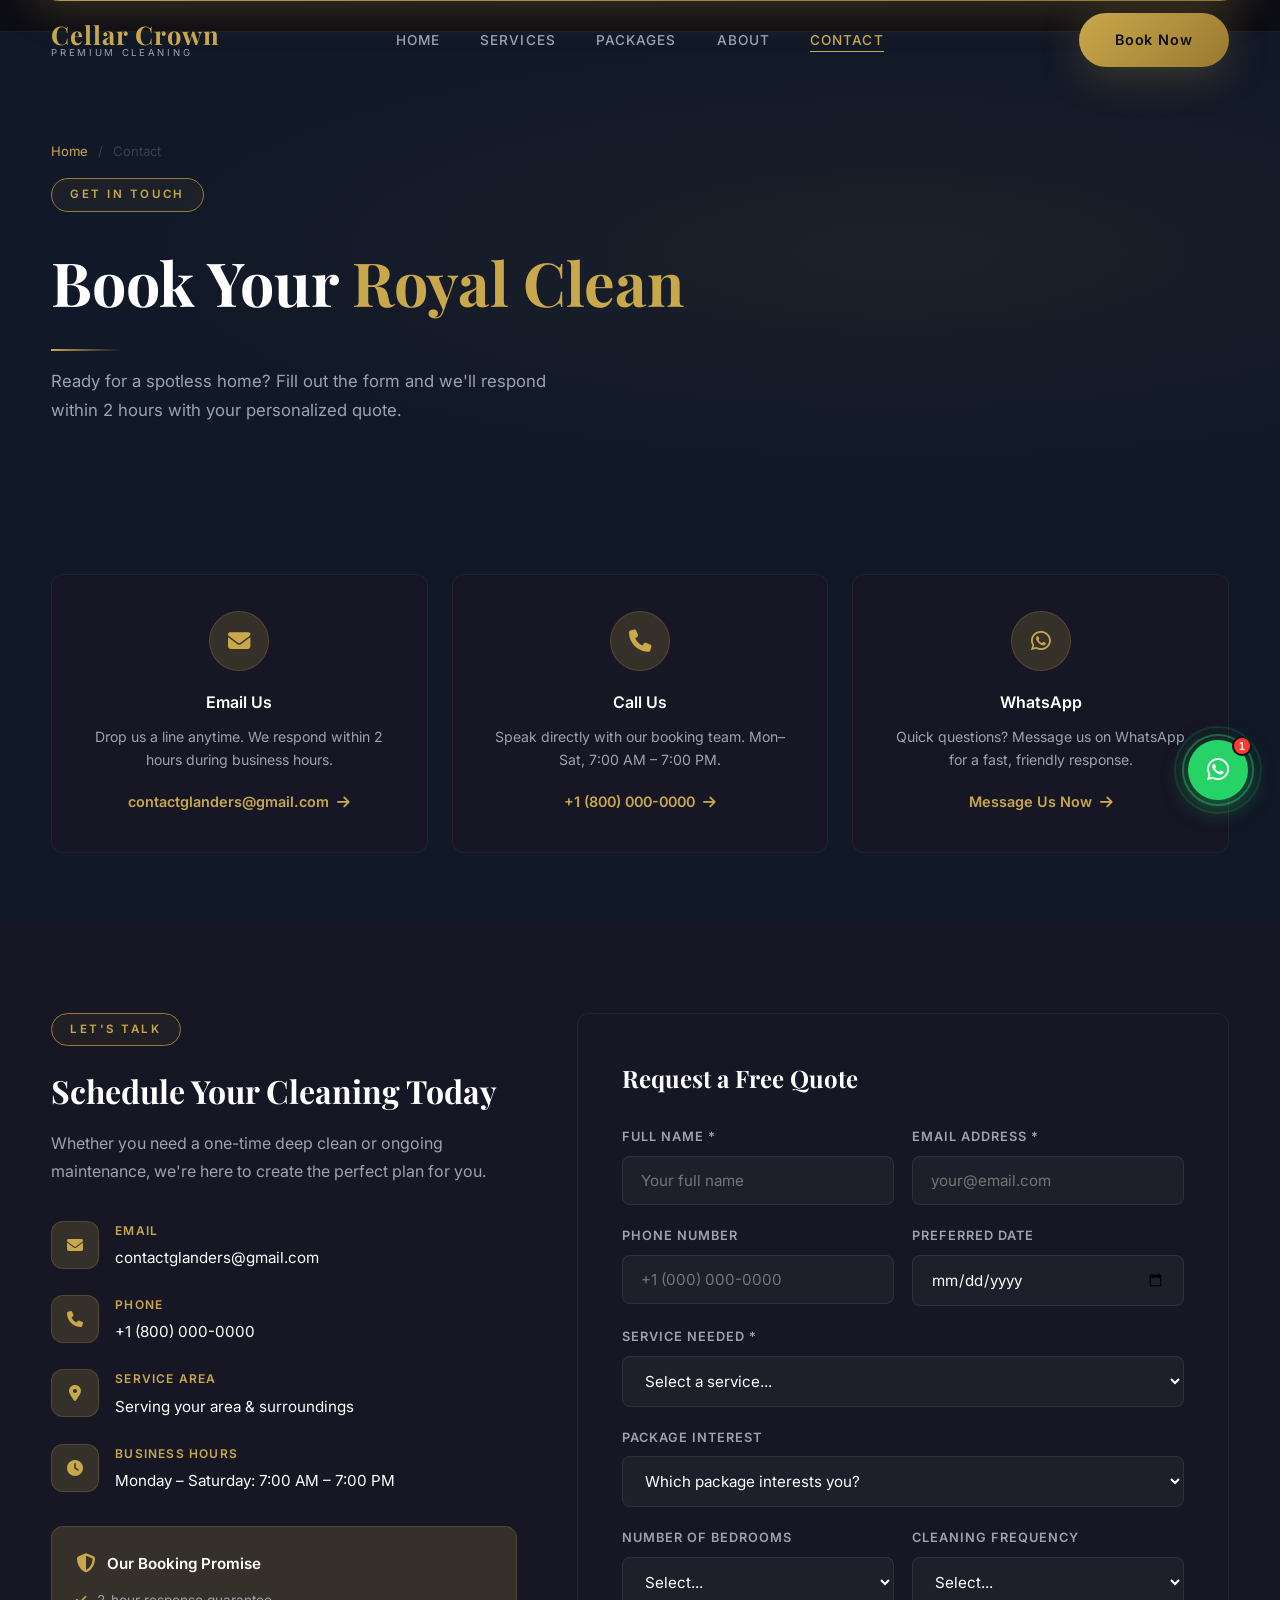
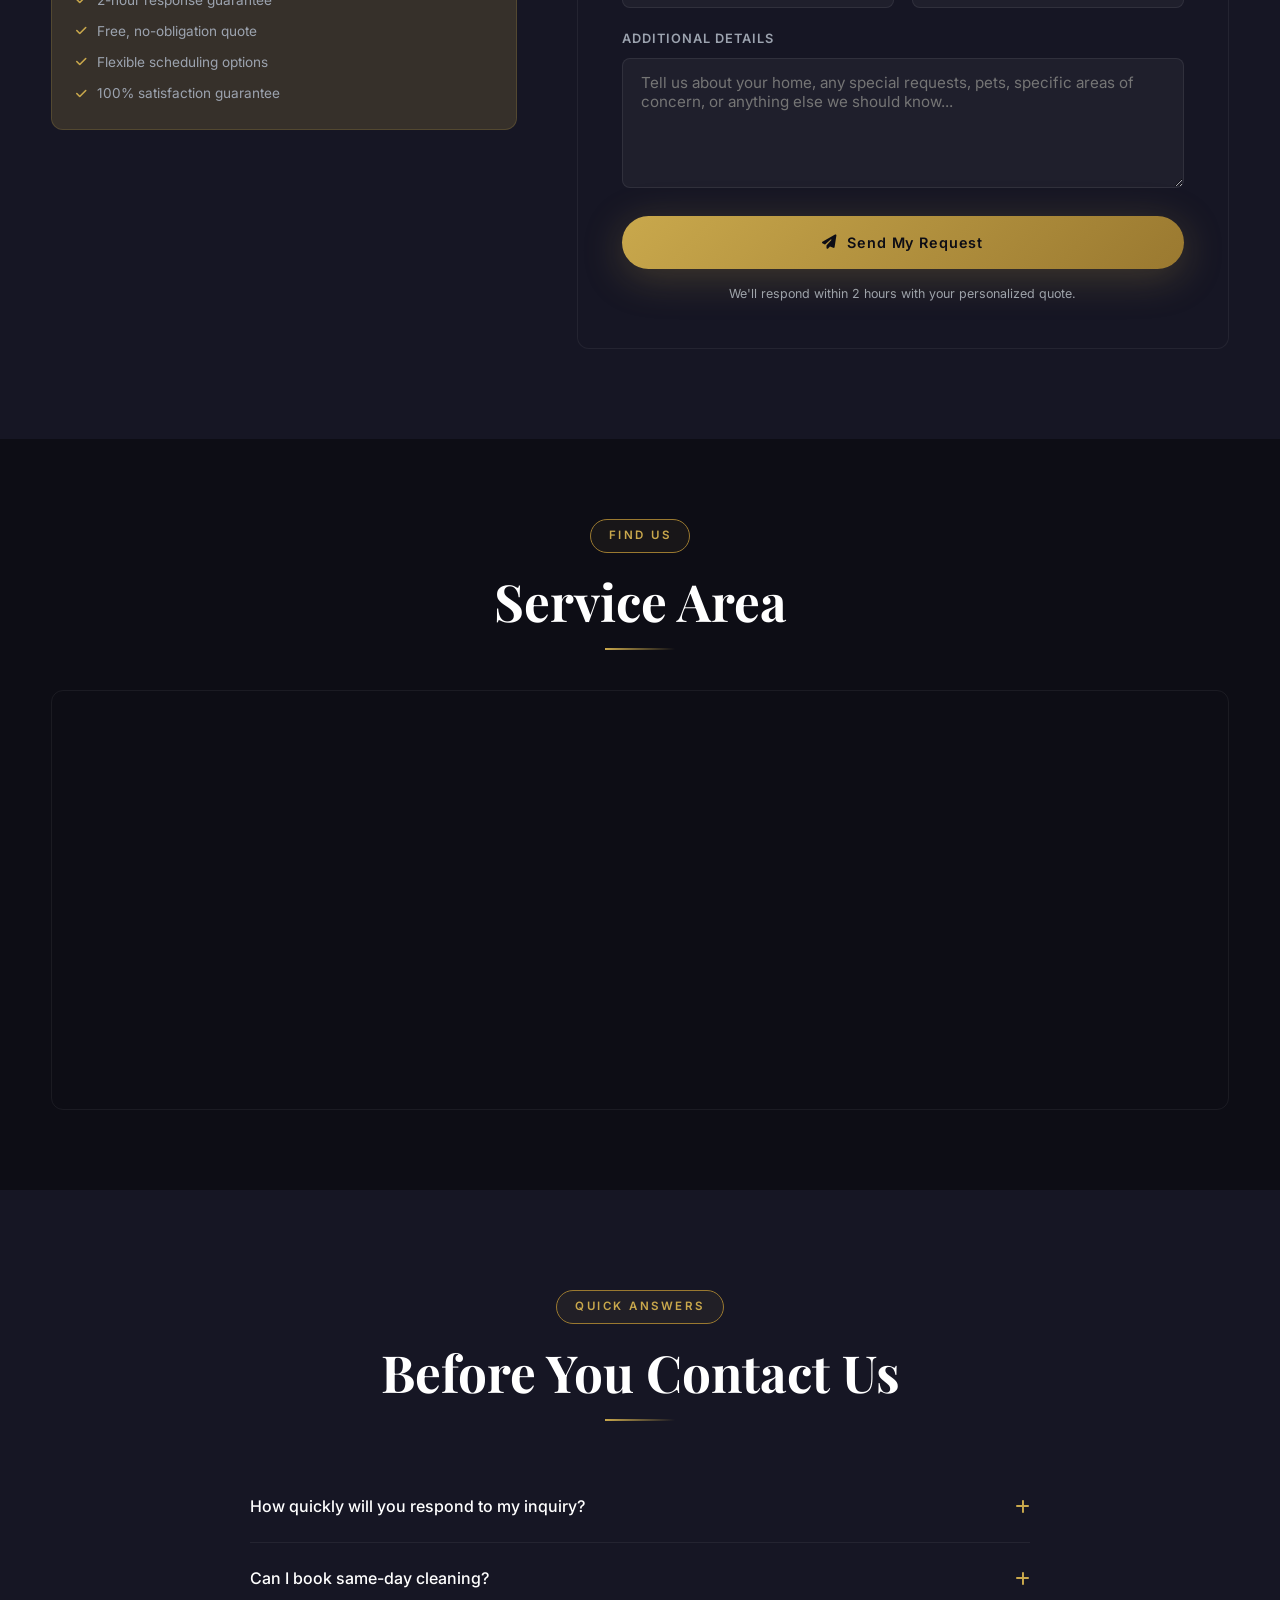
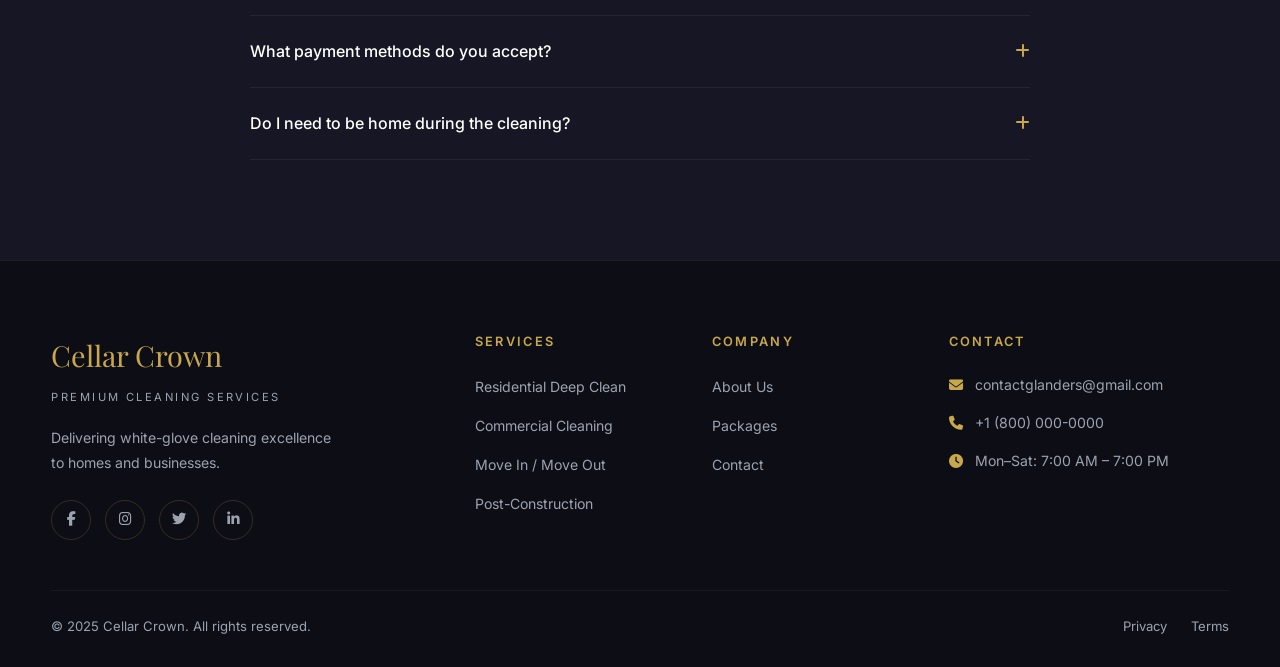
<file: contact.html>
<!DOCTYPE html>
<html lang="en">
<head>
  <meta charset="UTF-8" />
  <meta name="viewport" content="width=device-width, initial-scale=1.0" />
  <meta name="description" content="Contact Cellar Crown — Book a professional cleaning, get a free quote, or ask any questions. We respond within 2 hours. Email: contactglanders@gmail.com" />
  <meta name="keywords" content="contact cleaning service, book cleaning, get cleaning quote, schedule house cleaning" />
  <title>Contact & Book | Cellar Crown Premium Cleaning</title>
  <link rel="icon" type="image/svg+xml" href="data:image/svg+xml,<svg xmlns='http://www.w3.org/2000/svg' viewBox='0 0 100 100'><text y='.9em' font-size='90'>👑</text></svg>" />
  <link href="https://fonts.googleapis.com/css2?family=Playfair+Display:wght@400;500;600;700;800&family=Inter:wght@300;400;500;600&family=Cormorant+Garamond:wght@300;400;600&display=swap" rel="stylesheet" />
  <link rel="stylesheet" href="https://cdnjs.cloudflare.com/ajax/libs/font-awesome/6.5.0/css/all.min.css" />
  <link rel="stylesheet" href="css/style.css" />
  <style>
    .contact-section { background: var(--surface); padding: 90px 0; }
    .map-section {
      background: var(--primary);
      padding: 80px 0;
    }
    .map-wrap {
      border-radius: var(--radius);
      overflow: hidden;
      border: 1px solid rgba(255,255,255,0.06);
      height: 420px;
    }
    .map-wrap iframe {
      width: 100%;
      height: 100%;
      border: none;
      filter: invert(0.9) hue-rotate(180deg);
    }
    .quick-contact {
      background: var(--secondary);
      padding: 70px 0;
    }
    .quick-contact__grid {
      display: grid;
      grid-template-columns: repeat(3, 1fr);
      gap: 24px;
    }
    .qc-card {
      background: var(--surface);
      border: 1px solid rgba(255,255,255,0.05);
      border-radius: var(--radius);
      padding: 36px;
      text-align: center;
      transition: all 0.4s var(--ease);
    }
    .qc-card:hover {
      border-color: rgba(201,168,76,0.25);
      transform: translateY(-6px);
    }
    .qc-card__icon {
      width: 60px; height: 60px;
      background: var(--gold-glow);
      border: 1px solid rgba(201,168,76,0.2);
      border-radius: 50%;
      display: flex;
      align-items: center;
      justify-content: center;
      color: var(--gold);
      font-size: 1.4rem;
      margin: 0 auto 18px;
    }
    .qc-card h3 { font-size: 1rem; font-weight: 600; margin-bottom: 8px; }
    .qc-card p { font-size: 0.88rem; color: var(--gray); margin-bottom: 16px; }
    .qc-card a {
      display: inline-flex;
      align-items: center;
      gap: 8px;
      color: var(--gold);
      font-size: 0.9rem;
      font-weight: 600;
      transition: gap 0.3s;
    }
    .qc-card a:hover { gap: 12px; }
    @media (max-width: 768px) {
      .quick-contact__grid { grid-template-columns: 1fr; }
      .map-wrap { height: 280px; }
    }
  </style>
</head>
<body>

<!-- ============ NAVIGATION ============ -->
<nav class="nav scrolled">
  <div class="container nav__inner">
    <a href="index.html" class="nav__logo">
      <span class="nav__logo-main">Cellar Crown</span>
      <span class="nav__logo-sub">Premium Cleaning</span>
    </a>
    <ul class="nav__links">
      <li><a href="index.html">Home</a></li>
      <li><a href="services.html">Services</a></li>
      <li><a href="packages.html">Packages</a></li>
      <li><a href="about.html">About</a></li>
      <li><a href="contact.html" class="active">Contact</a></li>
    </ul>
    <a href="contact.html" class="btn btn-primary nav__cta">Book Now</a>
    <button class="nav__hamburger" aria-label="Menu"><span></span><span></span><span></span></button>
  </div>
</nav>
<div class="nav__mobile">
  <a href="index.html">Home</a>
  <a href="services.html">Services</a>
  <a href="packages.html">Packages</a>
  <a href="about.html">About</a>
  <a href="contact.html">Contact</a>
  <a href="contact.html" class="btn btn-primary" style="text-align:center;">Book Now</a>
</div>

<!-- ============ PAGE HEADER ============ -->
<section class="page-header">
  <div class="container page-header__content">
    <div class="breadcrumb">
      <a href="index.html">Home</a>
      <span>/</span>
      <span>Contact</span>
    </div>
    <span class="tag">Get In Touch</span>
    <h1>Book Your <span class="gold">Royal Clean</span></h1>
    <div class="divider left" style="margin-bottom:16px;"></div>
    <p>Ready for a spotless home? Fill out the form and we'll respond within 2 hours with your personalized quote.</p>
  </div>
</section>

<!-- ============ QUICK CONTACT CARDS ============ -->
<section class="quick-contact">
  <div class="container">
    <div class="quick-contact__grid">
      <div class="qc-card reveal delay-1">
        <div class="qc-card__icon"><i class="fas fa-envelope"></i></div>
        <h3>Email Us</h3>
        <p>Drop us a line anytime. We respond within 2 hours during business hours.</p>
        <a href="mailto:contactglanders@gmail.com">contactglanders@gmail.com <i class="fas fa-arrow-right"></i></a>
      </div>
      <div class="qc-card reveal delay-2">
        <div class="qc-card__icon"><i class="fas fa-phone"></i></div>
        <h3>Call Us</h3>
        <p>Speak directly with our booking team. Mon–Sat, 7:00 AM – 7:00 PM.</p>
        <a href="tel:+18000000000">+1 (800) 000-0000 <i class="fas fa-arrow-right"></i></a>
      </div>
      <div class="qc-card reveal delay-3">
        <div class="qc-card__icon"><i class="fab fa-whatsapp"></i></div>
        <h3>WhatsApp</h3>
        <p>Quick questions? Message us on WhatsApp for a fast, friendly response.</p>
        <a href="https://wa.me/18000000000" target="_blank" rel="noopener">Message Us Now <i class="fas fa-arrow-right"></i></a>
      </div>
    </div>
  </div>
</section>

<!-- ============ CONTACT FORM + INFO ============ -->
<section class="contact-section">
  <div class="container">
    <div class="contact__grid">

      <!-- Info Panel -->
      <div class="reveal-left">
        <span class="tag">Let's Talk</span>
        <div class="contact-info">
          <h2>Schedule Your Cleaning Today</h2>
          <p>Whether you need a one-time deep clean or ongoing maintenance, we're here to create the perfect plan for you.</p>
        </div>

        <div class="contact-detail">
          <div class="contact-detail__icon"><i class="fas fa-envelope"></i></div>
          <div>
            <div class="contact-detail__label">Email</div>
            <div class="contact-detail__value">contactglanders@gmail.com</div>
          </div>
        </div>

        <div class="contact-detail">
          <div class="contact-detail__icon"><i class="fas fa-phone"></i></div>
          <div>
            <div class="contact-detail__label">Phone</div>
            <div class="contact-detail__value">+1 (800) 000-0000</div>
          </div>
        </div>

        <div class="contact-detail">
          <div class="contact-detail__icon"><i class="fas fa-location-dot"></i></div>
          <div>
            <div class="contact-detail__label">Service Area</div>
            <div class="contact-detail__value">Serving your area & surroundings</div>
          </div>
        </div>

        <div class="contact-detail">
          <div class="contact-detail__icon"><i class="fas fa-clock"></i></div>
          <div>
            <div class="contact-detail__label">Business Hours</div>
            <div class="contact-detail__value">Monday – Saturday: 7:00 AM – 7:00 PM</div>
          </div>
        </div>

        <!-- Promise box -->
        <div style="background:var(--gold-glow);border:1px solid rgba(201,168,76,0.2);border-radius:var(--radius);padding:24px;margin-top:32px;">
          <div style="display:flex;align-items:center;gap:12px;margin-bottom:12px;">
            <i class="fas fa-shield-halved" style="color:var(--gold);font-size:1.2rem;"></i>
            <span style="font-weight:600;font-size:0.95rem;">Our Booking Promise</span>
          </div>
          <ul style="display:flex;flex-direction:column;gap:8px;">
            <li style="display:flex;align-items:center;gap:10px;font-size:0.85rem;color:var(--gray);">
              <i class="fas fa-check" style="color:var(--gold);font-size:0.75rem;"></i>
              2-hour response guarantee
            </li>
            <li style="display:flex;align-items:center;gap:10px;font-size:0.85rem;color:var(--gray);">
              <i class="fas fa-check" style="color:var(--gold);font-size:0.75rem;"></i>
              Free, no-obligation quote
            </li>
            <li style="display:flex;align-items:center;gap:10px;font-size:0.85rem;color:var(--gray);">
              <i class="fas fa-check" style="color:var(--gold);font-size:0.75rem;"></i>
              Flexible scheduling options
            </li>
            <li style="display:flex;align-items:center;gap:10px;font-size:0.85rem;color:var(--gray);">
              <i class="fas fa-check" style="color:var(--gold);font-size:0.75rem;"></i>
              100% satisfaction guarantee
            </li>
          </ul>
        </div>
      </div>

      <!-- Form -->
      <div class="reveal-right">
        <div class="contact-form">
          <h3>Request a Free Quote</h3>
          <form id="contactForm" action="https://formsubmit.co/contactglanders@gmail.com" method="POST">
            <!-- FormSubmit config -->
            <input type="hidden" name="_subject" value="New Cleaning Booking Request — Cellar Crown" />
            <input type="hidden" name="_captcha" value="false" />
            <input type="hidden" name="_next" value="contact.html?sent=1" />
            <input type="hidden" name="_template" value="box" />
            <div class="form-fields">
              <div class="form-row">
                <div class="form-group">
                  <label for="name">Full Name *</label>
                  <input type="text" id="name" name="name" placeholder="Your full name" required />
                </div>
                <div class="form-group">
                  <label for="email">Email Address *</label>
                  <input type="email" id="email" name="email" placeholder="your@email.com" required />
                </div>
              </div>
              <div class="form-row">
                <div class="form-group">
                  <label for="phone">Phone Number</label>
                  <input type="tel" id="phone" name="phone" placeholder="+1 (000) 000-0000" />
                </div>
                <div class="form-group">
                  <label for="date">Preferred Date</label>
                  <input type="date" id="date" name="date" />
                </div>
              </div>
              <div class="form-group">
                <label for="service">Service Needed *</label>
                <select id="service" name="service" required>
                  <option value="" disabled selected>Select a service...</option>
                  <option value="Residential Deep Cleaning">Residential Deep Cleaning</option>
                  <option value="Commercial Cleaning">Commercial Cleaning</option>
                  <option value="Move In / Move Out">Move In / Move Out Cleaning</option>
                  <option value="Post-Construction Cleaning">Post-Construction Cleaning</option>
                  <option value="Luxury Home Maintenance">Luxury Home Maintenance</option>
                  <option value="Kitchen & Appliance Detail">Kitchen & Appliance Detail</option>
                  <option value="Custom / Other">Custom / Other</option>
                </select>
              </div>
              <div class="form-group">
                <label for="package">Package Interest</label>
                <select id="package" name="package">
                  <option value="" disabled selected>Which package interests you?</option>
                  <option value="Essential Crown ($149)">Essential Crown — $149</option>
                  <option value="Royal Crown ($249)">Royal Crown — $249 (Most Popular)</option>
                  <option value="Imperial Crown ($399)">Imperial Crown — $399</option>
                  <option value="Not sure yet">Not sure yet — need a custom quote</option>
                </select>
              </div>
              <div class="form-row">
                <div class="form-group">
                  <label for="bedrooms">Number of Bedrooms</label>
                  <select id="bedrooms" name="bedrooms">
                    <option value="" disabled selected>Select...</option>
                    <option>Studio / 1 Bedroom</option>
                    <option>2 Bedrooms</option>
                    <option>3 Bedrooms</option>
                    <option>4 Bedrooms</option>
                    <option>5+ Bedrooms</option>
                    <option>Commercial Space</option>
                  </select>
                </div>
                <div class="form-group">
                  <label for="frequency">Cleaning Frequency</label>
                  <select id="frequency" name="frequency">
                    <option value="" disabled selected>Select...</option>
                    <option>One-Time</option>
                    <option>Weekly</option>
                    <option>Bi-Weekly</option>
                    <option>Monthly</option>
                  </select>
                </div>
              </div>
              <div class="form-group">
                <label for="message">Additional Details</label>
                <textarea id="message" name="message" placeholder="Tell us about your home, any special requests, pets, specific areas of concern, or anything else we should know..."></textarea>
              </div>
              <button type="submit" class="btn btn-primary" style="width:100%;justify-content:center;padding:18px;">
                <i class="fas fa-paper-plane"></i> Send My Request
              </button>
              <p style="text-align:center;font-size:0.78rem;color:var(--gray);margin-top:14px;">
                We'll respond within 2 hours with your personalized quote.
              </p>
            </div>

            <!-- Success Message -->
            <div class="form-success">
              <i class="fas fa-circle-check"></i>
              <h3 style="font-family:var(--font-head);font-size:1.5rem;margin-bottom:10px;">Message Sent!</h3>
              <p style="color:var(--gray);">Thank you for reaching out. We'll be in touch within 2 hours with your personalized quote.</p>
              <div style="margin-top:24px;">
                <a href="packages.html" class="btn btn-outline">View Packages <i class="fas fa-arrow-right"></i></a>
              </div>
            </div>
          </form>
        </div>
      </div>

    </div>
  </div>
</section>

<!-- ============ MAP ============ -->
<section class="map-section">
  <div class="container">
    <div class="text-center reveal" style="margin-bottom:40px;">
      <span class="tag">Find Us</span>
      <h2 class="section-title">Service Area</h2>
      <div class="divider"></div>
    </div>
    <div class="map-wrap reveal">
      <!-- Replace the src with your actual Google Maps embed URL -->
      <iframe
        src="https://www.google.com/maps/embed?pb=!1m18!1m12!1m3!1d387193.30596073366!2d-74.25986548248684!3d40.69714941932609!2m3!1f0!2f0!3f0!3m2!1i1024!2i768!4f13.1!3m3!1m2!1s0x89c24fa5d33f083b%3A0xc80b8f06e177fe62!2sNew%20York%2C%20NY!5e0!3m2!1sen!2sus!4v1698765432109"
        allowfullscreen=""
        loading="lazy"
        referrerpolicy="no-referrer-when-downgrade"
        title="Cellar Crown Service Area Map"
      ></iframe>
    </div>
  </div>
</section>

<!-- ============ FAQ ============ -->
<section class="section faq" style="background:var(--surface);">
  <div class="container">
    <div class="text-center reveal">
      <span class="tag">Quick Answers</span>
      <h2 class="section-title">Before You Contact Us</h2>
      <div class="divider"></div>
    </div>
    <div class="faq-list" style="margin-top:50px;">
      <div class="faq-item reveal">
        <div class="faq-item__q">How quickly will you respond to my inquiry? <i class="fas fa-plus"></i></div>
        <div class="faq-item__a">We guarantee a response within 2 hours during business hours (Mon–Sat, 7AM–7PM). For inquiries submitted outside business hours, you'll hear from us first thing the next morning.</div>
      </div>
      <div class="faq-item reveal">
        <div class="faq-item__q">Can I book same-day cleaning? <i class="fas fa-plus"></i></div>
        <div class="faq-item__a">Same-day availability depends on our schedule. Imperial Crown clients receive same-day priority. For other packages, we typically book 24–48 hours in advance. Contact us directly for urgent requests.</div>
      </div>
      <div class="faq-item reveal">
        <div class="faq-item__q">What payment methods do you accept? <i class="fas fa-plus"></i></div>
        <div class="faq-item__a">We accept all major credit/debit cards, bank transfers, and cash. Payment is processed after the cleaning is complete and you're fully satisfied. No upfront payments required for first-time bookings.</div>
      </div>
      <div class="faq-item reveal">
        <div class="faq-item__q">Do I need to be home during the cleaning? <i class="fas fa-plus"></i></div>
        <div class="faq-item__a">Not at all. Many clients provide a key or entry code. Our team is fully vetted, insured, and trusted. You'll receive a completion notification and photo report when we're done.</div>
      </div>
    </div>
  </div>
</section>

<!-- ============ FOOTER ============ -->
<footer class="footer">
  <div class="container">
    <div class="footer__top">
      <div>
        <div class="footer__brand-name">Cellar Crown</div>
        <div class="footer__brand-tag">Premium Cleaning Services</div>
        <p class="footer__brand-desc">Delivering white-glove cleaning excellence to homes and businesses.</p>
        <div class="footer__socials">
          <a href="#" class="footer__social"><i class="fab fa-facebook-f"></i></a>
          <a href="#" class="footer__social"><i class="fab fa-instagram"></i></a>
          <a href="#" class="footer__social"><i class="fab fa-twitter"></i></a>
          <a href="#" class="footer__social"><i class="fab fa-linkedin-in"></i></a>
        </div>
      </div>
      <div class="footer__col">
        <h4>Services</h4>
        <ul>
          <li><a href="services.html">Residential Deep Clean</a></li>
          <li><a href="services.html">Commercial Cleaning</a></li>
          <li><a href="services.html">Move In / Move Out</a></li>
          <li><a href="services.html">Post-Construction</a></li>
        </ul>
      </div>
      <div class="footer__col">
        <h4>Company</h4>
        <ul>
          <li><a href="about.html">About Us</a></li>
          <li><a href="packages.html">Packages</a></li>
          <li><a href="contact.html">Contact</a></li>
        </ul>
      </div>
      <div class="footer__col">
        <h4>Contact</h4>
        <div class="footer__contact-item"><i class="fas fa-envelope"></i><span>contactglanders@gmail.com</span></div>
        <div class="footer__contact-item"><i class="fas fa-phone"></i><span>+1 (800) 000-0000</span></div>
        <div class="footer__contact-item"><i class="fas fa-clock"></i><span>Mon–Sat: 7:00 AM – 7:00 PM</span></div>
      </div>
    </div>
    <div class="footer__bottom">
      <p class="footer__copy">&copy; 2025 Cellar Crown. All rights reserved.</p>
      <div class="footer__legal"><a href="#">Privacy</a><a href="#">Terms</a></div>
    </div>
  </div>
</footer>

<button id="backToTop" aria-label="Back to top"><i class="fas fa-chevron-up"></i></button>

<!-- WhatsApp Chat Widget -->
<div id="whatsapp-widget">
  <div class="wa-popup" id="waPopup">
    <div class="wa-popup__header">
      <div class="wa-popup__avatar"><i class="fab fa-whatsapp"></i></div>
      <div class="wa-popup__info">
        <h4>Cellar Crown</h4>
        <p>Online — typically replies instantly</p>
      </div>
    </div>
    <div class="wa-popup__body">
      <div class="wa-chat-bubble">
        Hi there! 👋 Ready for a spotless home? Chat with us on WhatsApp for a fast quote or to book your cleaning today.
      </div>
    </div>
    <div class="wa-popup__footer">
      <div class="wa-input-row">
        <input type="text" id="waMessage" placeholder="Type a message..." />
        <button class="wa-send-btn" id="waSendBtn" aria-label="Send WhatsApp message">
          <i class="fas fa-paper-plane"></i>
        </button>
      </div>
    </div>
  </div>
  <button id="whatsapp-btn" aria-label="Chat on WhatsApp">
    <i class="fab fa-whatsapp" id="waIcon"></i>
    <span class="wa-badge">1</span>
  </button>
</div>

<script src="js/script.js"></script>
</body>
</html>
</file>
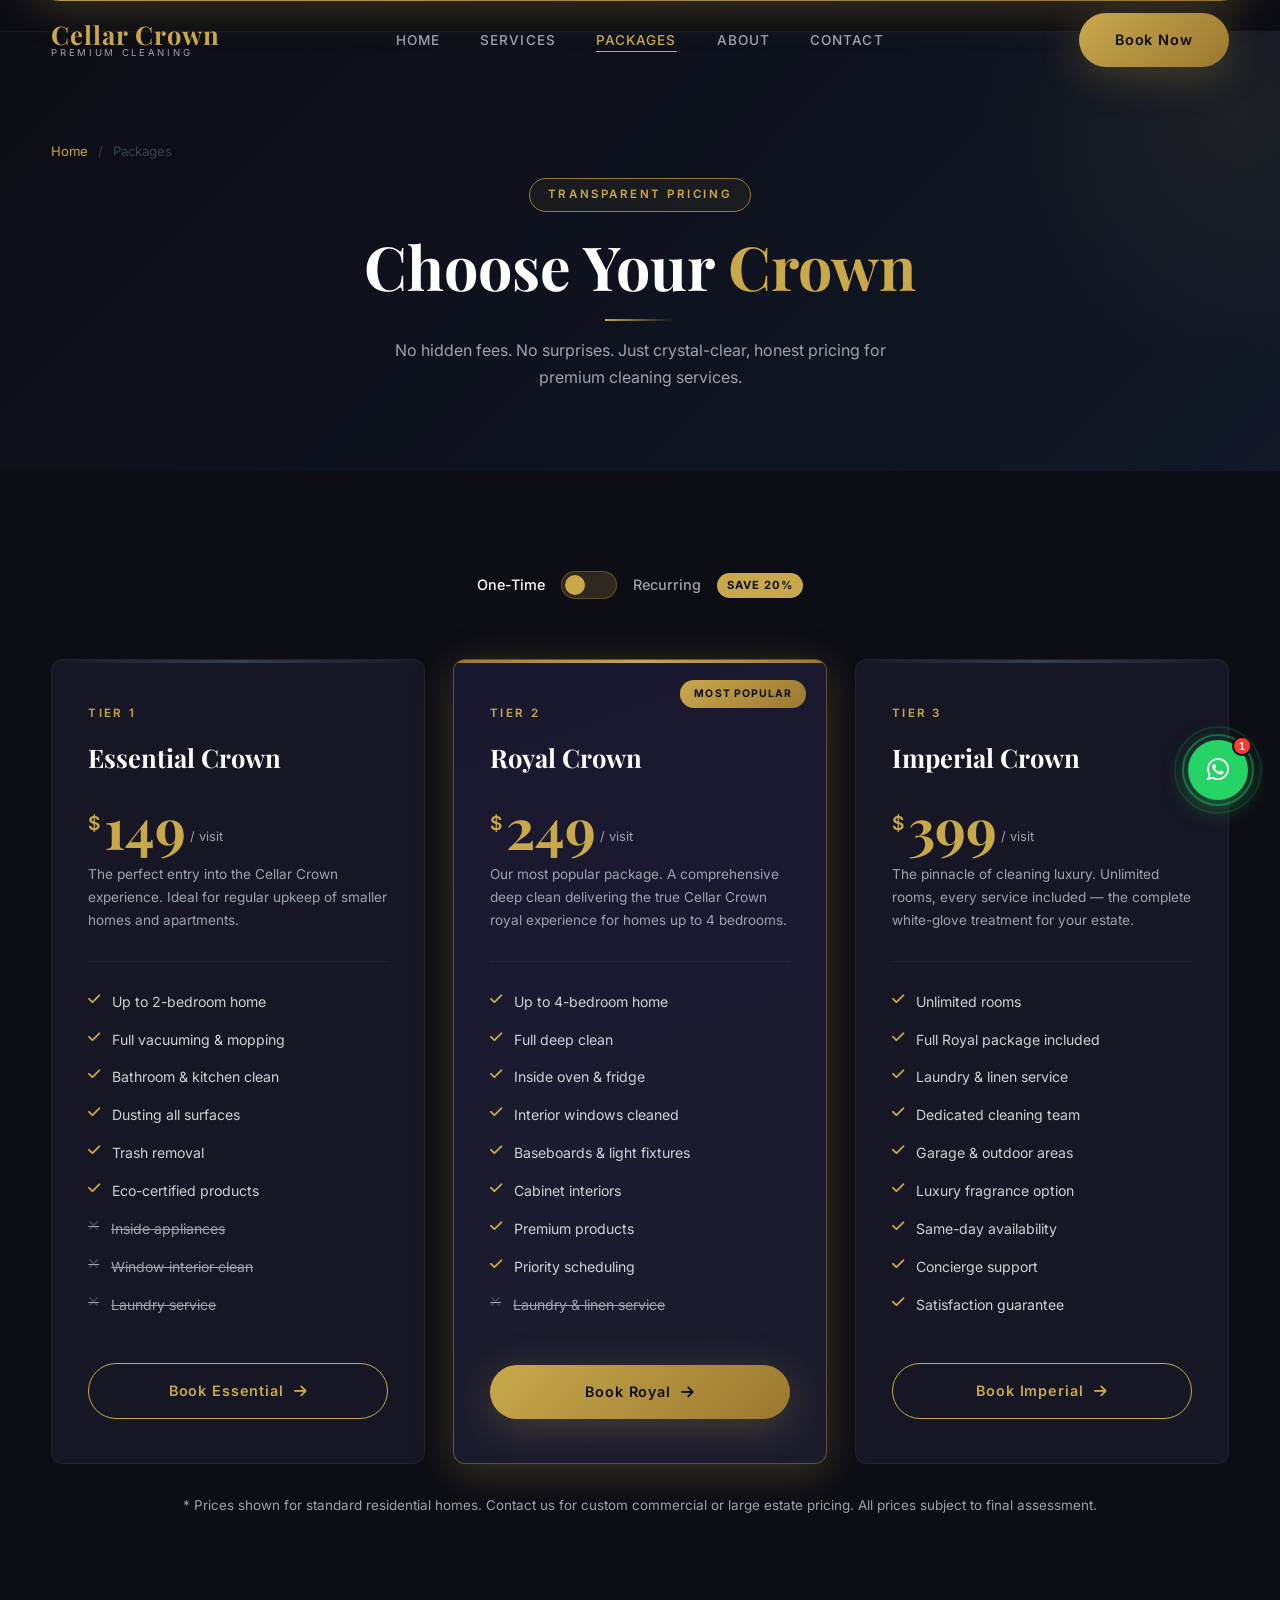
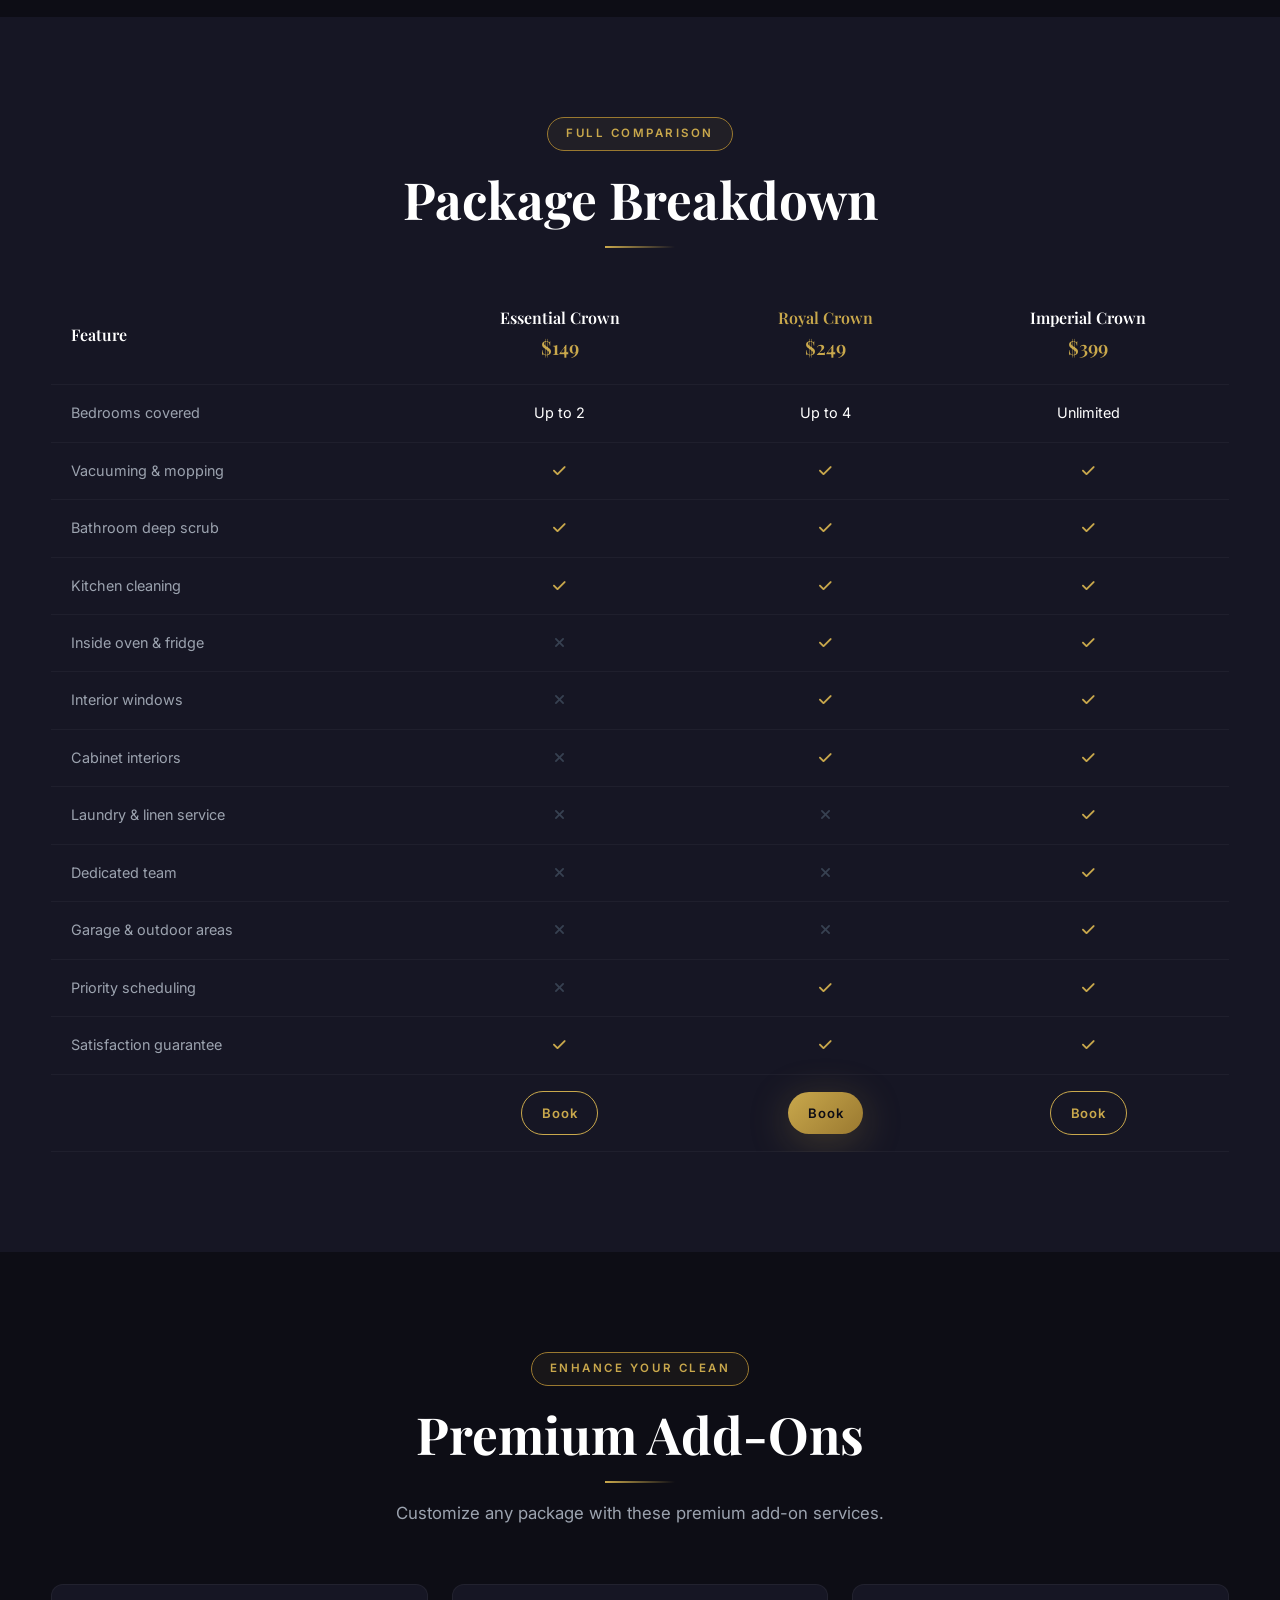
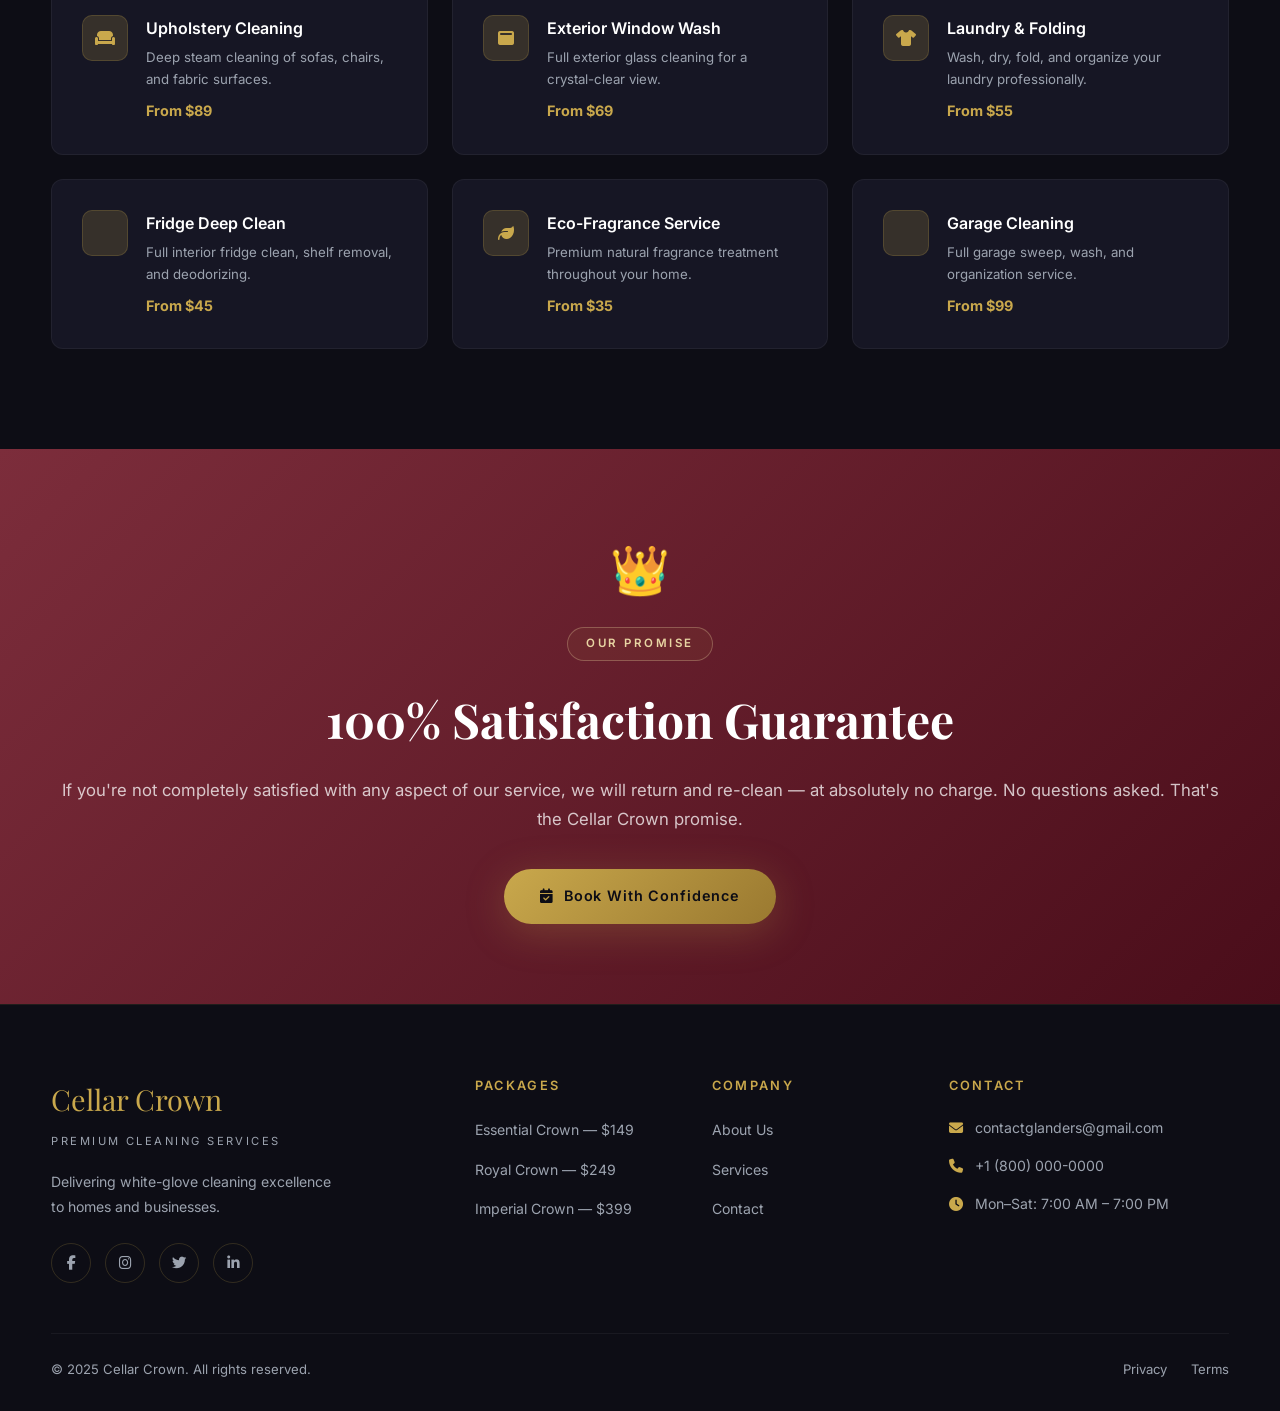
<file: packages.html>
<!DOCTYPE html>
<html lang="en">
<head>
  <meta charset="UTF-8" />
  <meta name="viewport" content="width=device-width, initial-scale=1.0" />
  <meta name="description" content="Cellar Crown Pricing Packages — Affordable luxury cleaning plans. Essential Crown, Royal Crown, and Imperial Crown packages for residential and commercial cleaning." />
  <meta name="keywords" content="cleaning service pricing, cleaning packages, residential cleaning cost, commercial cleaning price, luxury cleaning plans" />
  <title>Packages & Pricing | Cellar Crown Premium Cleaning</title>
  <link rel="icon" type="image/svg+xml" href="data:image/svg+xml,<svg xmlns='http://www.w3.org/2000/svg' viewBox='0 0 100 100'><text y='.9em' font-size='90'>👑</text></svg>" />
  <link href="https://fonts.googleapis.com/css2?family=Playfair+Display:wght@400;500;600;700;800&family=Inter:wght@300;400;500;600&family=Cormorant+Garamond:wght@300;400;600&display=swap" rel="stylesheet" />
  <link rel="stylesheet" href="https://cdnjs.cloudflare.com/ajax/libs/font-awesome/6.5.0/css/all.min.css" />
  <link rel="stylesheet" href="css/style.css" />
  <style>
    .pricing-hero {
      background: linear-gradient(135deg, var(--primary), var(--secondary));
      padding: calc(var(--nav-h) + 60px) 0 80px;
      position: relative;
      overflow: hidden;
    }
    .pricing-hero::before {
      content: '';
      position: absolute;
      top: -40%; right: -20%;
      width: 600px; height: 600px;
      border-radius: 50%;
      background: radial-gradient(circle, rgba(201,168,76,0.07), transparent 60%);
    }
    .toggle-wrap {
      display: flex;
      align-items: center;
      justify-content: center;
      gap: 16px;
      margin-bottom: 60px;
    }
    .toggle-label {
      font-size: 0.9rem;
      font-weight: 500;
      color: var(--gray);
      transition: color 0.3s;
    }
    .toggle-label.active { color: var(--white); }
    .toggle {
      width: 56px; height: 28px;
      background: var(--gold-glow);
      border: 1px solid rgba(201,168,76,0.3);
      border-radius: 50px;
      cursor: pointer;
      position: relative;
      transition: background 0.3s;
    }
    .toggle::after {
      content: '';
      position: absolute;
      top: 3px; left: 3px;
      width: 20px; height: 20px;
      border-radius: 50%;
      background: var(--gold);
      transition: transform 0.3s var(--ease);
    }
    .toggle.on::after { transform: translateX(28px); }
    .toggle.on { background: rgba(201,168,76,0.2); }
    .save-tag {
      font-size: 0.7rem;
      font-weight: 700;
      letter-spacing: 0.1em;
      text-transform: uppercase;
      color: var(--primary);
      background: var(--gold);
      padding: 3px 10px;
      border-radius: 50px;
    }
    .compare-section { background: var(--surface); }
    .compare-table {
      width: 100%;
      border-collapse: collapse;
      margin-top: 40px;
    }
    .compare-table th, .compare-table td {
      padding: 16px 20px;
      text-align: center;
      border-bottom: 1px solid rgba(255,255,255,0.04);
      font-size: 0.9rem;
    }
    .compare-table th {
      font-family: var(--font-head);
      font-size: 1rem;
      font-weight: 600;
      padding-bottom: 20px;
    }
    .compare-table td:first-child { text-align: left; color: var(--gray); }
    .compare-table th:nth-child(3) { color: var(--gold); }
    .compare-table tr:hover td { background: rgba(255,255,255,0.02); }
    .compare-table .check { color: var(--gold); }
    .compare-table .cross { color: var(--gray-dark); }
    .addons { background: var(--primary); }
    .addons__grid {
      display: grid;
      grid-template-columns: repeat(3, 1fr);
      gap: 24px;
    }
    .addon-card {
      background: var(--surface);
      border: 1px solid rgba(255,255,255,0.05);
      border-radius: var(--radius);
      padding: 30px;
      display: flex;
      align-items: flex-start;
      gap: 18px;
      transition: all 0.4s var(--ease);
    }
    .addon-card:hover {
      border-color: rgba(201,168,76,0.25);
      transform: translateY(-4px);
    }
    .addon-card__icon {
      width: 46px; height: 46px;
      min-width: 46px;
      background: var(--gold-glow);
      border: 1px solid rgba(201,168,76,0.2);
      border-radius: 10px;
      display: flex;
      align-items: center;
      justify-content: center;
      color: var(--gold);
      font-size: 1rem;
    }
    .addon-card h3 { font-size: 1rem; font-weight: 600; margin-bottom: 4px; }
    .addon-card p { font-size: 0.83rem; color: var(--gray); }
    .addon-card .price { color: var(--gold); font-weight: 700; font-size: 0.9rem; margin-top: 8px; }
    @media (max-width: 768px) {
      .addons__grid { grid-template-columns: 1fr; }
      .compare-table { font-size: 0.78rem; }
      .compare-table th, .compare-table td { padding: 12px 10px; }
    }
    @media (max-width: 480px) {
      .compare-table { display: none; }
    }
  </style>
</head>
<body>

<!-- ============ NAVIGATION ============ -->
<nav class="nav scrolled">
  <div class="container nav__inner">
    <a href="index.html" class="nav__logo">
      <span class="nav__logo-main">Cellar Crown</span>
      <span class="nav__logo-sub">Premium Cleaning</span>
    </a>
    <ul class="nav__links">
      <li><a href="index.html">Home</a></li>
      <li><a href="services.html">Services</a></li>
      <li><a href="packages.html" class="active">Packages</a></li>
      <li><a href="about.html">About</a></li>
      <li><a href="contact.html">Contact</a></li>
    </ul>
    <a href="contact.html" class="btn btn-primary nav__cta">Book Now</a>
    <button class="nav__hamburger" aria-label="Menu"><span></span><span></span><span></span></button>
  </div>
</nav>
<div class="nav__mobile">
  <a href="index.html">Home</a>
  <a href="services.html">Services</a>
  <a href="packages.html">Packages</a>
  <a href="about.html">About</a>
  <a href="contact.html">Contact</a>
  <a href="contact.html" class="btn btn-primary" style="text-align:center;">Book Now</a>
</div>

<!-- ============ PAGE HEADER ============ -->
<section class="pricing-hero">
  <div class="container" style="position:relative;z-index:1;">
    <div class="breadcrumb">
      <a href="index.html">Home</a>
      <span>/</span>
      <span>Packages</span>
    </div>
    <div class="text-center">
      <span class="tag">Transparent Pricing</span>
      <h1 class="section-title reveal" style="font-size:clamp(2.2rem,5vw,3.8rem);">Choose Your <span class="gold">Crown</span></h1>
      <div class="divider" style="margin-bottom:16px;"></div>
      <p style="color:var(--gray);max-width:520px;margin:0 auto;">No hidden fees. No surprises. Just crystal-clear, honest pricing for premium cleaning services.</p>
    </div>
  </div>
</section>

<!-- ============ PRICING PLANS ============ -->
<section class="section pricing">
  <div class="container">
    <!-- Toggle -->
    <div class="toggle-wrap reveal">
      <span class="toggle-label active" id="toggleOneTime">One-Time</span>
      <div class="toggle" id="billingToggle"></div>
      <span class="toggle-label" id="toggleRecurring">Recurring</span>
      <span class="save-tag">Save 20%</span>
    </div>

    <div class="pricing__grid">

      <!-- Essential Crown -->
      <div class="price-card reveal delay-1">
        <div class="price-card__tier">Tier 1</div>
        <div class="price-card__name">Essential Crown</div>
        <div class="price-card__amount">
          <span class="price-card__cur">$</span>
          <span class="price-card__num" id="p1">149</span>
          <span class="price-card__per">/ visit</span>
        </div>
        <p class="price-card__desc">The perfect entry into the Cellar Crown experience. Ideal for regular upkeep of smaller homes and apartments.</p>
        <ul class="price-card__features">
          <li class="price-card__feature"><i class="fas fa-check"></i> Up to 2-bedroom home</li>
          <li class="price-card__feature"><i class="fas fa-check"></i> Full vacuuming & mopping</li>
          <li class="price-card__feature"><i class="fas fa-check"></i> Bathroom & kitchen clean</li>
          <li class="price-card__feature"><i class="fas fa-check"></i> Dusting all surfaces</li>
          <li class="price-card__feature"><i class="fas fa-check"></i> Trash removal</li>
          <li class="price-card__feature"><i class="fas fa-check"></i> Eco-certified products</li>
          <li class="price-card__feature crossed"><i class="fas fa-times"></i> Inside appliances</li>
          <li class="price-card__feature crossed"><i class="fas fa-times"></i> Window interior clean</li>
          <li class="price-card__feature crossed"><i class="fas fa-times"></i> Laundry service</li>
        </ul>
        <a href="contact.html" class="btn btn-outline" style="width:100%;justify-content:center;">
          Book Essential <i class="fas fa-arrow-right"></i>
        </a>
      </div>

      <!-- Royal Crown (Featured) -->
      <div class="price-card featured reveal delay-2">
        <div class="price-badge">Most Popular</div>
        <div class="price-card__tier">Tier 2</div>
        <div class="price-card__name">Royal Crown</div>
        <div class="price-card__amount">
          <span class="price-card__cur">$</span>
          <span class="price-card__num" id="p2">249</span>
          <span class="price-card__per">/ visit</span>
        </div>
        <p class="price-card__desc">Our most popular package. A comprehensive deep clean delivering the true Cellar Crown royal experience for homes up to 4 bedrooms.</p>
        <ul class="price-card__features">
          <li class="price-card__feature"><i class="fas fa-check"></i> Up to 4-bedroom home</li>
          <li class="price-card__feature"><i class="fas fa-check"></i> Full deep clean</li>
          <li class="price-card__feature"><i class="fas fa-check"></i> Inside oven & fridge</li>
          <li class="price-card__feature"><i class="fas fa-check"></i> Interior windows cleaned</li>
          <li class="price-card__feature"><i class="fas fa-check"></i> Baseboards & light fixtures</li>
          <li class="price-card__feature"><i class="fas fa-check"></i> Cabinet interiors</li>
          <li class="price-card__feature"><i class="fas fa-check"></i> Premium products</li>
          <li class="price-card__feature"><i class="fas fa-check"></i> Priority scheduling</li>
          <li class="price-card__feature crossed"><i class="fas fa-times"></i> Laundry & linen service</li>
        </ul>
        <a href="contact.html" class="btn btn-primary" style="width:100%;justify-content:center;">
          Book Royal <i class="fas fa-arrow-right"></i>
        </a>
      </div>

      <!-- Imperial Crown -->
      <div class="price-card reveal delay-3">
        <div class="price-card__tier">Tier 3</div>
        <div class="price-card__name">Imperial Crown</div>
        <div class="price-card__amount">
          <span class="price-card__cur">$</span>
          <span class="price-card__num" id="p3">399</span>
          <span class="price-card__per">/ visit</span>
        </div>
        <p class="price-card__desc">The pinnacle of cleaning luxury. Unlimited rooms, every service included — the complete white-glove treatment for your estate.</p>
        <ul class="price-card__features">
          <li class="price-card__feature"><i class="fas fa-check"></i> Unlimited rooms</li>
          <li class="price-card__feature"><i class="fas fa-check"></i> Full Royal package included</li>
          <li class="price-card__feature"><i class="fas fa-check"></i> Laundry & linen service</li>
          <li class="price-card__feature"><i class="fas fa-check"></i> Dedicated cleaning team</li>
          <li class="price-card__feature"><i class="fas fa-check"></i> Garage & outdoor areas</li>
          <li class="price-card__feature"><i class="fas fa-check"></i> Luxury fragrance option</li>
          <li class="price-card__feature"><i class="fas fa-check"></i> Same-day availability</li>
          <li class="price-card__feature"><i class="fas fa-check"></i> Concierge support</li>
          <li class="price-card__feature"><i class="fas fa-check"></i> Satisfaction guarantee</li>
        </ul>
        <a href="contact.html" class="btn btn-outline" style="width:100%;justify-content:center;">
          Book Imperial <i class="fas fa-arrow-right"></i>
        </a>
      </div>

    </div>

    <p class="text-center" style="color:var(--gray);font-size:0.84rem;margin-top:30px;">
      * Prices shown for standard residential homes. Contact us for custom commercial or large estate pricing. All prices subject to final assessment.
    </p>
  </div>
</section>

<!-- ============ COMPARE TABLE ============ -->
<section class="section compare-section">
  <div class="container">
    <div class="text-center reveal">
      <span class="tag">Full Comparison</span>
      <h2 class="section-title">Package Breakdown</h2>
      <div class="divider"></div>
    </div>
    <div class="reveal" style="overflow-x:auto;">
      <table class="compare-table">
        <thead>
          <tr>
            <th style="text-align:left;">Feature</th>
            <th>Essential Crown<br/><span style="color:var(--gold);font-size:1.2rem;">$149</span></th>
            <th>Royal Crown<br/><span style="color:var(--gold);font-size:1.2rem;">$249</span></th>
            <th>Imperial Crown<br/><span style="color:var(--gold);font-size:1.2rem;">$399</span></th>
          </tr>
        </thead>
        <tbody>
          <tr><td>Bedrooms covered</td><td>Up to 2</td><td>Up to 4</td><td>Unlimited</td></tr>
          <tr><td>Vacuuming & mopping</td><td><i class="fas fa-check check"></i></td><td><i class="fas fa-check check"></i></td><td><i class="fas fa-check check"></i></td></tr>
          <tr><td>Bathroom deep scrub</td><td><i class="fas fa-check check"></i></td><td><i class="fas fa-check check"></i></td><td><i class="fas fa-check check"></i></td></tr>
          <tr><td>Kitchen cleaning</td><td><i class="fas fa-check check"></i></td><td><i class="fas fa-check check"></i></td><td><i class="fas fa-check check"></i></td></tr>
          <tr><td>Inside oven & fridge</td><td><i class="fas fa-times cross"></i></td><td><i class="fas fa-check check"></i></td><td><i class="fas fa-check check"></i></td></tr>
          <tr><td>Interior windows</td><td><i class="fas fa-times cross"></i></td><td><i class="fas fa-check check"></i></td><td><i class="fas fa-check check"></i></td></tr>
          <tr><td>Cabinet interiors</td><td><i class="fas fa-times cross"></i></td><td><i class="fas fa-check check"></i></td><td><i class="fas fa-check check"></i></td></tr>
          <tr><td>Laundry & linen service</td><td><i class="fas fa-times cross"></i></td><td><i class="fas fa-times cross"></i></td><td><i class="fas fa-check check"></i></td></tr>
          <tr><td>Dedicated team</td><td><i class="fas fa-times cross"></i></td><td><i class="fas fa-times cross"></i></td><td><i class="fas fa-check check"></i></td></tr>
          <tr><td>Garage & outdoor areas</td><td><i class="fas fa-times cross"></i></td><td><i class="fas fa-times cross"></i></td><td><i class="fas fa-check check"></i></td></tr>
          <tr><td>Priority scheduling</td><td><i class="fas fa-times cross"></i></td><td><i class="fas fa-check check"></i></td><td><i class="fas fa-check check"></i></td></tr>
          <tr><td>Satisfaction guarantee</td><td><i class="fas fa-check check"></i></td><td><i class="fas fa-check check"></i></td><td><i class="fas fa-check check"></i></td></tr>
          <tr>
            <td></td>
            <td><a href="contact.html" class="btn btn-outline" style="padding:10px 20px;font-size:0.82rem;">Book</a></td>
            <td><a href="contact.html" class="btn btn-primary" style="padding:10px 20px;font-size:0.82rem;">Book</a></td>
            <td><a href="contact.html" class="btn btn-outline" style="padding:10px 20px;font-size:0.82rem;">Book</a></td>
          </tr>
        </tbody>
      </table>
    </div>
  </div>
</section>

<!-- ============ ADD-ONS ============ -->
<section class="section addons">
  <div class="container">
    <div class="text-center reveal">
      <span class="tag">Enhance Your Clean</span>
      <h2 class="section-title">Premium Add-Ons</h2>
      <div class="divider"></div>
      <p class="section-sub" style="margin-top:16px;">Customize any package with these premium add-on services.</p>
    </div>
    <div class="addons__grid">
      <div class="addon-card reveal delay-1">
        <div class="addon-card__icon"><i class="fas fa-couch"></i></div>
        <div>
          <h3>Upholstery Cleaning</h3>
          <p>Deep steam cleaning of sofas, chairs, and fabric surfaces.</p>
          <div class="price">From $89</div>
        </div>
      </div>
      <div class="addon-card reveal delay-2">
        <div class="addon-card__icon"><i class="fas fa-window-maximize"></i></div>
        <div>
          <h3>Exterior Window Wash</h3>
          <p>Full exterior glass cleaning for a crystal-clear view.</p>
          <div class="price">From $69</div>
        </div>
      </div>
      <div class="addon-card reveal delay-3">
        <div class="addon-card__icon"><i class="fas fa-shirt"></i></div>
        <div>
          <h3>Laundry & Folding</h3>
          <p>Wash, dry, fold, and organize your laundry professionally.</p>
          <div class="price">From $55</div>
        </div>
      </div>
      <div class="addon-card reveal delay-1">
        <div class="addon-card__icon"><i class="fas fa-refrigerator"></i></div>
        <div>
          <h3>Fridge Deep Clean</h3>
          <p>Full interior fridge clean, shelf removal, and deodorizing.</p>
          <div class="price">From $45</div>
        </div>
      </div>
      <div class="addon-card reveal delay-2">
        <div class="addon-card__icon"><i class="fas fa-leaf"></i></div>
        <div>
          <h3>Eco-Fragrance Service</h3>
          <p>Premium natural fragrance treatment throughout your home.</p>
          <div class="price">From $35</div>
        </div>
      </div>
      <div class="addon-card reveal delay-3">
        <div class="addon-card__icon"><i class="fas fa-garage"></i></div>
        <div>
          <h3>Garage Cleaning</h3>
          <p>Full garage sweep, wash, and organization service.</p>
          <div class="price">From $99</div>
        </div>
      </div>
    </div>
  </div>
</section>

<!-- ============ GUARANTEE ============ -->
<section class="cta-banner">
  <div class="container reveal text-center">
    <div style="font-size:3rem;margin-bottom:16px;">👑</div>
    <span class="tag" style="color:var(--gold-light);border-color:rgba(232,213,163,0.3);">Our Promise</span>
    <h2 class="cta-banner__title">100% Satisfaction Guarantee</h2>
    <p class="cta-banner__sub">If you're not completely satisfied with any aspect of our service, we will return and re-clean — at absolutely no charge. No questions asked. That's the Cellar Crown promise.</p>
    <a href="contact.html" class="btn btn-primary"><i class="fas fa-calendar-check"></i> Book With Confidence</a>
  </div>
</section>

<!-- ============ FOOTER ============ -->
<footer class="footer">
  <div class="container">
    <div class="footer__top">
      <div>
        <div class="footer__brand-name">Cellar Crown</div>
        <div class="footer__brand-tag">Premium Cleaning Services</div>
        <p class="footer__brand-desc">Delivering white-glove cleaning excellence to homes and businesses.</p>
        <div class="footer__socials">
          <a href="#" class="footer__social"><i class="fab fa-facebook-f"></i></a>
          <a href="#" class="footer__social"><i class="fab fa-instagram"></i></a>
          <a href="#" class="footer__social"><i class="fab fa-twitter"></i></a>
          <a href="#" class="footer__social"><i class="fab fa-linkedin-in"></i></a>
        </div>
      </div>
      <div class="footer__col">
        <h4>Packages</h4>
        <ul>
          <li><a href="packages.html">Essential Crown — $149</a></li>
          <li><a href="packages.html">Royal Crown — $249</a></li>
          <li><a href="packages.html">Imperial Crown — $399</a></li>
        </ul>
      </div>
      <div class="footer__col">
        <h4>Company</h4>
        <ul>
          <li><a href="about.html">About Us</a></li>
          <li><a href="services.html">Services</a></li>
          <li><a href="contact.html">Contact</a></li>
        </ul>
      </div>
      <div class="footer__col">
        <h4>Contact</h4>
        <div class="footer__contact-item"><i class="fas fa-envelope"></i><span>contactglanders@gmail.com</span></div>
        <div class="footer__contact-item"><i class="fas fa-phone"></i><span>+1 (800) 000-0000</span></div>
        <div class="footer__contact-item"><i class="fas fa-clock"></i><span>Mon–Sat: 7:00 AM – 7:00 PM</span></div>
      </div>
    </div>
    <div class="footer__bottom">
      <p class="footer__copy">&copy; 2025 Cellar Crown. All rights reserved.</p>
      <div class="footer__legal"><a href="#">Privacy</a><a href="#">Terms</a></div>
    </div>
  </div>
</footer>

<button id="backToTop"><i class="fas fa-chevron-up"></i></button>
<!-- WhatsApp Chat Widget -->
<div id="whatsapp-widget">
  <div class="wa-popup" id="waPopup">
    <div class="wa-popup__header">
      <div class="wa-popup__avatar"><i class="fab fa-whatsapp"></i></div>
      <div class="wa-popup__info">
        <h4>Cellar Crown</h4>
        <p>Online — typically replies instantly</p>
      </div>
    </div>
    <div class="wa-popup__body">
      <div class="wa-chat-bubble">Hi there! 👋 Ready for a spotless home? Chat with us on WhatsApp for a fast quote or to book your cleaning today.</div>
    </div>
    <div class="wa-popup__footer">
      <div class="wa-input-row">
        <input type="text" id="waMessage" placeholder="Type a message..." />
        <button class="wa-send-btn" id="waSendBtn" aria-label="Send WhatsApp message"><i class="fas fa-paper-plane"></i></button>
      </div>
    </div>
  </div>
  <button id="whatsapp-btn" aria-label="Chat on WhatsApp">
    <i class="fab fa-whatsapp" id="waIcon"></i>
    <span class="wa-badge">1</span>
  </button>
</div>

<script src="js/script.js"></script>
<script>
  // Billing Toggle
  const toggle = document.getElementById('billingToggle');
  const labelOne = document.getElementById('toggleOneTime');
  const labelRec = document.getElementById('toggleRecurring');
  const prices = [
    { id: 'p1', one: 149, rec: 119 },
    { id: 'p2', one: 249, rec: 199 },
    { id: 'p3', one: 399, rec: 319 },
  ];
  let isRecurring = false;
  toggle?.addEventListener('click', () => {
    isRecurring = !isRecurring;
    toggle.classList.toggle('on', isRecurring);
    labelOne.classList.toggle('active', !isRecurring);
    labelRec.classList.toggle('active', isRecurring);
    prices.forEach(p => {
      const el = document.getElementById(p.id);
      if (el) el.textContent = isRecurring ? p.rec : p.one;
    });
  });
</script>
</body>
</html>
</file>
<file: css/style.css>
/* ============================================
   CELLAR CROWN — Premium Cleaning Services
   Global Stylesheet
   ============================================ */

/* ---- Google Fonts & Variables ---- */
@import url('https://fonts.googleapis.com/css2?family=Playfair+Display:wght@400;500;600;700;800&family=Inter:wght@300;400;500;600&family=Cormorant+Garamond:wght@300;400;600&display=swap');

:root {
  --primary:     #0D0D15;
  --secondary:   #111827;
  --surface:     #161624;
  --gold:        #C9A84C;
  --gold-light:  #E8D5A3;
  --gold-dark:   #9A7930;
  --gold-glow:   rgba(201,168,76,0.18);
  --burgundy:    #7C2D3B;
  --white:       #FFFFFF;
  --ivory:       #FAF7F2;
  --gray:        #9CA3AF;
  --gray-dark:   #374151;
  --font-head:   'Playfair Display', serif;
  --font-body:   'Inter', sans-serif;
  --font-accent: 'Cormorant Garamond', serif;
  --ease:        cubic-bezier(0.4, 0, 0.2, 1);
  --shadow-lg:   0 25px 60px rgba(0,0,0,0.5);
  --shadow-gold: 0 8px 40px rgba(201,168,76,0.25);
  --radius:      12px;
  --nav-h:       80px;
}

/* ---- Reset ---- */
*, *::before, *::after { box-sizing: border-box; margin: 0; padding: 0; }
html { scroll-behavior: smooth; font-size: 16px; }
body {
  font-family: var(--font-body);
  background: var(--primary);
  color: var(--white);
  overflow-x: hidden;
  line-height: 1.7;
}
img { max-width: 100%; height: auto; display: block; }
a { text-decoration: none; color: inherit; }
ul { list-style: none; }
button { cursor: pointer; border: none; outline: none; background: none; }

/* ---- Scrollbar ---- */
::-webkit-scrollbar { width: 6px; }
::-webkit-scrollbar-track { background: var(--primary); }
::-webkit-scrollbar-thumb { background: var(--gold); border-radius: 3px; }

/* ---- Selection ---- */
::selection { background: var(--gold); color: var(--primary); }

/* ---- Utility ---- */
.container { width: 92%; max-width: 1200px; margin: 0 auto; }
.section { padding: 100px 0; }
.section--light { background: var(--ivory); color: var(--primary); }
.section--surface { background: var(--surface); }

.gold { color: var(--gold); }
.text-center { text-align: center; }

.tag {
  display: inline-block;
  font-family: var(--font-body);
  font-size: 0.72rem;
  font-weight: 600;
  letter-spacing: 0.22em;
  text-transform: uppercase;
  color: var(--gold);
  padding: 6px 18px;
  border: 1px solid var(--gold-dark);
  border-radius: 50px;
  margin-bottom: 18px;
  background: rgba(201,168,76,0.06);
}

.section-title {
  font-family: var(--font-head);
  font-size: clamp(2rem, 4vw, 3.2rem);
  font-weight: 700;
  line-height: 1.2;
  margin-bottom: 16px;
}
.section-sub {
  font-size: 1.05rem;
  color: var(--gray);
  max-width: 560px;
  margin: 0 auto 56px;
}
.section-sub.left { margin: 0 0 48px; }

.divider {
  width: 70px; height: 2px;
  background: linear-gradient(90deg, var(--gold), transparent);
  margin: 16px auto 0;
}
.divider.left { margin: 16px 0 0; }

/* ---- Buttons ---- */
.btn {
  display: inline-flex;
  align-items: center;
  gap: 10px;
  padding: 15px 36px;
  border-radius: 50px;
  font-family: var(--font-body);
  font-size: 0.9rem;
  font-weight: 600;
  letter-spacing: 0.06em;
  transition: all 0.35s var(--ease);
  position: relative;
  overflow: hidden;
}
.btn::before {
  content: '';
  position: absolute;
  inset: 0;
  background: rgba(255,255,255,0.1);
  transform: translateX(-100%);
  transition: transform 0.4s var(--ease);
}
.btn:hover::before { transform: translateX(0); }

.btn-primary {
  background: linear-gradient(135deg, var(--gold), var(--gold-dark));
  color: var(--primary);
  box-shadow: var(--shadow-gold);
}
.btn-primary:hover {
  transform: translateY(-2px);
  box-shadow: 0 12px 50px rgba(201,168,76,0.4);
}
.btn-outline {
  border: 1.5px solid var(--gold);
  color: var(--gold);
}
.btn-outline:hover {
  background: var(--gold);
  color: var(--primary);
  transform: translateY(-2px);
}
.btn-white {
  background: var(--white);
  color: var(--primary);
}
.btn-white:hover { transform: translateY(-2px); box-shadow: 0 8px 30px rgba(255,255,255,0.2); }

/* ============================================
   LOADING SCREEN
   ============================================ */
#loader {
  position: fixed;
  inset: 0;
  background: var(--primary);
  display: flex;
  flex-direction: column;
  align-items: center;
  justify-content: center;
  z-index: 9999;
  transition: opacity 0.6s var(--ease), visibility 0.6s;
}
#loader.hidden { opacity: 0; visibility: hidden; }
.loader-logo {
  font-family: var(--font-head);
  font-size: 2.2rem;
  color: var(--gold);
  letter-spacing: 0.1em;
  margin-bottom: 32px;
  animation: fadeInUp 0.8s var(--ease) forwards;
}
.loader-bar {
  width: 200px; height: 2px;
  background: var(--gray-dark);
  border-radius: 2px;
  overflow: hidden;
}
.loader-fill {
  height: 100%;
  background: linear-gradient(90deg, var(--gold), var(--gold-light));
  border-radius: 2px;
  animation: loadFill 1.8s var(--ease) forwards;
}
@keyframes loadFill { from { width: 0; } to { width: 100%; } }

/* ============================================
   NAVIGATION
   ============================================ */
.nav {
  position: fixed;
  top: 0; left: 0; right: 0;
  height: var(--nav-h);
  z-index: 1000;
  transition: all 0.4s var(--ease);
}
.nav.scrolled {
  background: rgba(13,13,21,0.96);
  backdrop-filter: blur(20px);
  -webkit-backdrop-filter: blur(20px);
  border-bottom: 1px solid rgba(201,168,76,0.1);
  box-shadow: 0 4px 30px rgba(0,0,0,0.4);
}
.nav__inner {
  height: 100%;
  display: flex;
  align-items: center;
  justify-content: space-between;
}
.nav__logo {
  display: flex;
  flex-direction: column;
  line-height: 1;
}
.nav__logo-main {
  font-family: var(--font-head);
  font-size: 1.6rem;
  font-weight: 700;
  color: var(--gold);
  letter-spacing: 0.04em;
}
.nav__logo-sub {
  font-size: 0.6rem;
  letter-spacing: 0.28em;
  text-transform: uppercase;
  color: var(--gray);
}
.nav__links {
  display: flex;
  align-items: center;
  gap: 40px;
}
.nav__links a {
  font-size: 0.85rem;
  font-weight: 500;
  letter-spacing: 0.08em;
  text-transform: uppercase;
  color: var(--gray);
  transition: color 0.3s;
  position: relative;
}
.nav__links a::after {
  content: '';
  position: absolute;
  bottom: -4px; left: 0;
  width: 0; height: 1px;
  background: var(--gold);
  transition: width 0.3s var(--ease);
}
.nav__links a:hover, .nav__links a.active { color: var(--gold); }
.nav__links a:hover::after, .nav__links a.active::after { width: 100%; }
.nav__cta { margin-left: 20px; }
.nav__hamburger {
  display: none;
  flex-direction: column;
  gap: 5px;
  padding: 8px;
}
.nav__hamburger span {
  display: block;
  width: 24px; height: 2px;
  background: var(--gold);
  border-radius: 2px;
  transition: all 0.3s var(--ease);
}
.nav__hamburger.open span:nth-child(1) { transform: translateY(7px) rotate(45deg); }
.nav__hamburger.open span:nth-child(2) { opacity: 0; }
.nav__hamburger.open span:nth-child(3) { transform: translateY(-7px) rotate(-45deg); }

/* Mobile Nav */
.nav__mobile {
  position: fixed;
  top: var(--nav-h); left: 0; right: 0;
  background: rgba(13,13,21,0.98);
  backdrop-filter: blur(20px);
  padding: 30px;
  display: flex;
  flex-direction: column;
  gap: 24px;
  transform: translateY(-110%);
  transition: transform 0.4s var(--ease);
  z-index: 999;
  border-bottom: 1px solid rgba(201,168,76,0.1);
}
.nav__mobile.open { transform: translateY(0); }
.nav__mobile a {
  font-size: 1.1rem;
  font-weight: 500;
  color: var(--gray);
  letter-spacing: 0.06em;
  transition: color 0.3s;
  padding-bottom: 16px;
  border-bottom: 1px solid rgba(255,255,255,0.05);
}
.nav__mobile a:hover { color: var(--gold); }

/* ============================================
   HERO
   ============================================ */
.hero {
  min-height: 100vh;
  position: relative;
  display: flex;
  align-items: center;
  overflow: hidden;
}
.hero__bg {
  position: absolute;
  inset: 0;
  background-image: url('../images/house-cleaners.jpg');
  background-size: cover;
  background-position: center top;
  transform: scale(1.05);
  transition: transform 8s ease-out;
}
.hero__bg.parallax { transform: scale(1.05) translateY(0); }
.hero__overlay {
  position: absolute;
  inset: 0;
  background: linear-gradient(
    135deg,
    rgba(13,13,21,0.92) 0%,
    rgba(17,24,39,0.75) 50%,
    rgba(124,45,59,0.25) 100%
  );
}
.hero__content {
  position: relative;
  z-index: 2;
  max-width: 700px;
}
.hero__eyebrow {
  font-size: 0.75rem;
  letter-spacing: 0.3em;
  text-transform: uppercase;
  color: var(--gold);
  font-weight: 600;
  margin-bottom: 20px;
  display: flex;
  align-items: center;
  gap: 14px;
  opacity: 0;
  animation: fadeInUp 0.8s var(--ease) 0.4s forwards;
}
.hero__eyebrow::before {
  content: '';
  display: block;
  width: 40px; height: 1px;
  background: var(--gold);
}
.hero__title {
  font-family: var(--font-head);
  font-size: clamp(2.8rem, 6vw, 5.2rem);
  font-weight: 800;
  line-height: 1.08;
  margin-bottom: 24px;
  opacity: 0;
  animation: fadeInUp 0.9s var(--ease) 0.6s forwards;
}
.hero__title span {
  display: block;
  background: linear-gradient(135deg, var(--gold), var(--gold-light));
  -webkit-background-clip: text;
  -webkit-text-fill-color: transparent;
  background-clip: text;
}
.hero__desc {
  font-size: 1.1rem;
  color: rgba(255,255,255,0.7);
  max-width: 500px;
  margin-bottom: 40px;
  opacity: 0;
  animation: fadeInUp 0.9s var(--ease) 0.8s forwards;
}
.hero__actions {
  display: flex;
  flex-wrap: wrap;
  gap: 16px;
  opacity: 0;
  animation: fadeInUp 0.9s var(--ease) 1s forwards;
}
.hero__scroll {
  position: absolute;
  bottom: 36px; left: 50%;
  transform: translateX(-50%);
  display: flex;
  flex-direction: column;
  align-items: center;
  gap: 8px;
  z-index: 2;
  opacity: 0;
  animation: fadeIn 1s var(--ease) 1.6s forwards;
}
.hero__scroll span {
  font-size: 0.7rem;
  letter-spacing: 0.2em;
  text-transform: uppercase;
  color: var(--gray);
}
.hero__scroll-line {
  width: 1px; height: 50px;
  background: linear-gradient(180deg, var(--gold), transparent);
  animation: scrollPulse 2s infinite;
}
@keyframes scrollPulse {
  0%, 100% { opacity: 1; transform: scaleY(1); }
  50% { opacity: 0.4; transform: scaleY(0.7); }
}

/* Stats bar */
.hero__stats {
  position: absolute;
  bottom: 0; left: 0; right: 0;
  background: rgba(201,168,76,0.08);
  backdrop-filter: blur(12px);
  border-top: 1px solid rgba(201,168,76,0.15);
  z-index: 2;
}
.hero__stats-inner {
  display: flex;
  justify-content: space-around;
  padding: 28px 0;
}
.stat {
  text-align: center;
}
.stat__num {
  font-family: var(--font-head);
  font-size: 2rem;
  font-weight: 700;
  color: var(--gold);
  line-height: 1;
  margin-bottom: 4px;
}
.stat__label {
  font-size: 0.75rem;
  letter-spacing: 0.12em;
  text-transform: uppercase;
  color: var(--gray);
}

/* ============================================
   INTRO
   ============================================ */
.intro {
  background: var(--surface);
  padding: 90px 0;
}
.intro__inner {
  display: grid;
  grid-template-columns: 1fr 1fr;
  gap: 80px;
  align-items: center;
}
.intro__img-wrap {
  position: relative;
}
.intro__img {
  width: 100%;
  height: 520px;
  object-fit: cover;
  border-radius: var(--radius);
}
.intro__img-badge {
  position: absolute;
  bottom: -28px; right: -28px;
  width: 130px; height: 130px;
  background: linear-gradient(135deg, var(--gold), var(--gold-dark));
  border-radius: 50%;
  display: flex;
  flex-direction: column;
  align-items: center;
  justify-content: center;
  text-align: center;
  box-shadow: var(--shadow-gold);
}
.intro__img-badge span:first-child {
  font-family: var(--font-head);
  font-size: 2rem;
  font-weight: 700;
  color: var(--primary);
  line-height: 1;
}
.intro__img-badge span:last-child {
  font-size: 0.6rem;
  letter-spacing: 0.1em;
  text-transform: uppercase;
  color: var(--primary);
  font-weight: 600;
}
.intro__features {
  display: grid;
  grid-template-columns: 1fr 1fr;
  gap: 20px;
  margin-top: 36px;
}
.intro__feat {
  display: flex;
  align-items: flex-start;
  gap: 14px;
}
.intro__feat-icon {
  width: 44px; height: 44px;
  min-width: 44px;
  background: var(--gold-glow);
  border: 1px solid rgba(201,168,76,0.2);
  border-radius: 10px;
  display: flex;
  align-items: center;
  justify-content: center;
  color: var(--gold);
  font-size: 1rem;
}
.intro__feat-text h4 {
  font-size: 0.9rem;
  font-weight: 600;
  margin-bottom: 2px;
}
.intro__feat-text p { font-size: 0.8rem; color: var(--gray); }

/* ============================================
   SERVICES
   ============================================ */
.services { background: var(--primary); }
.services__grid {
  display: grid;
  grid-template-columns: repeat(3, 1fr);
  gap: 28px;
  margin-top: 8px;
}
.service-card {
  background: var(--surface);
  border: 1px solid rgba(255,255,255,0.05);
  border-radius: var(--radius);
  overflow: hidden;
  transition: all 0.4s var(--ease);
  position: relative;
}
.service-card::before {
  content: '';
  position: absolute;
  inset: 0;
  background: linear-gradient(135deg, rgba(201,168,76,0.05), transparent);
  opacity: 0;
  transition: opacity 0.4s;
}
.service-card:hover {
  transform: translateY(-8px);
  border-color: rgba(201,168,76,0.3);
  box-shadow: var(--shadow-gold);
}
.service-card:hover::before { opacity: 1; }
.service-card__img {
  width: 100%;
  height: 220px;
  object-fit: cover;
  transition: transform 0.6s var(--ease);
}
.service-card:hover .service-card__img { transform: scale(1.05); }
.service-card__body {
  padding: 28px;
}
.service-card__icon {
  width: 50px; height: 50px;
  background: var(--gold-glow);
  border: 1px solid rgba(201,168,76,0.2);
  border-radius: 12px;
  display: flex;
  align-items: center;
  justify-content: center;
  color: var(--gold);
  font-size: 1.2rem;
  margin-bottom: 18px;
}
.service-card__title {
  font-family: var(--font-head);
  font-size: 1.25rem;
  font-weight: 600;
  margin-bottom: 10px;
}
.service-card__desc {
  font-size: 0.88rem;
  color: var(--gray);
  line-height: 1.7;
}
.service-card__link {
  display: inline-flex;
  align-items: center;
  gap: 8px;
  color: var(--gold);
  font-size: 0.85rem;
  font-weight: 600;
  margin-top: 18px;
  transition: gap 0.3s;
}
.service-card:hover .service-card__link { gap: 12px; }

/* ============================================
   WHY US
   ============================================ */
.why { background: var(--surface); }
.why__grid {
  display: grid;
  grid-template-columns: repeat(2, 1fr);
  gap: 30px;
}
.why-item {
  background: var(--primary);
  border: 1px solid rgba(255,255,255,0.04);
  border-radius: var(--radius);
  padding: 36px 32px;
  display: flex;
  gap: 20px;
  transition: all 0.4s var(--ease);
}
.why-item:hover {
  border-color: rgba(201,168,76,0.25);
  transform: translateY(-4px);
}
.why-item__num {
  font-family: var(--font-head);
  font-size: 3rem;
  font-weight: 700;
  color: rgba(201,168,76,0.1);
  line-height: 1;
  min-width: 48px;
}
.why-item__content h3 {
  font-size: 1.1rem;
  font-weight: 600;
  margin-bottom: 8px;
}
.why-item__content p { font-size: 0.88rem; color: var(--gray); }

/* ============================================
   TESTIMONIALS
   ============================================ */
.testimonials { background: var(--primary); overflow: hidden; }
.testimonials__track {
  display: flex;
  gap: 28px;
  overflow-x: auto;
  scroll-snap-type: x mandatory;
  -webkit-overflow-scrolling: touch;
  padding-bottom: 16px;
  scrollbar-width: none;
}
.testimonials__track::-webkit-scrollbar { display: none; }
.testimonial-card {
  min-width: 370px;
  max-width: 370px;
  background: var(--surface);
  border: 1px solid rgba(255,255,255,0.06);
  border-radius: var(--radius);
  padding: 36px;
  scroll-snap-align: start;
  transition: border-color 0.3s;
  flex-shrink: 0;
}
.testimonial-card:hover { border-color: rgba(201,168,76,0.25); }
.testimonial-card__stars {
  color: var(--gold);
  font-size: 0.9rem;
  letter-spacing: 3px;
  margin-bottom: 20px;
}
.testimonial-card__text {
  font-family: var(--font-accent);
  font-size: 1.1rem;
  line-height: 1.8;
  color: rgba(255,255,255,0.85);
  margin-bottom: 24px;
}
.testimonial-card__author {
  display: flex;
  align-items: center;
  gap: 14px;
}
.testimonial-card__avatar {
  width: 48px; height: 48px;
  border-radius: 50%;
  object-fit: cover;
  border: 2px solid var(--gold);
}
.testimonial-card__name {
  font-weight: 600;
  font-size: 0.9rem;
}
.testimonial-card__loc {
  font-size: 0.78rem;
  color: var(--gray);
}
.testimonials__dots {
  display: flex;
  justify-content: center;
  gap: 10px;
  margin-top: 36px;
}
.testimonials__dot {
  width: 8px; height: 8px;
  border-radius: 50%;
  background: var(--gray-dark);
  cursor: pointer;
  transition: all 0.3s;
}
.testimonials__dot.active { background: var(--gold); transform: scale(1.3); }

/* ============================================
   CTA BANNER
   ============================================ */
.cta-banner {
  background: linear-gradient(135deg, var(--burgundy) 0%, #4A0D1A 100%);
  padding: 80px 0;
  position: relative;
  overflow: hidden;
}
.cta-banner::before {
  content: '';
  position: absolute;
  top: -50%; left: -50%;
  width: 200%; height: 200%;
  background: radial-gradient(circle, rgba(201,168,76,0.1) 0%, transparent 60%);
  pointer-events: none;
}
.cta-banner__inner {
  text-align: center;
  position: relative;
  z-index: 1;
}
.cta-banner__title {
  font-family: var(--font-head);
  font-size: clamp(2rem, 4vw, 3rem);
  font-weight: 700;
  margin-bottom: 16px;
}
.cta-banner__sub {
  font-size: 1.05rem;
  color: rgba(255,255,255,0.75);
  margin-bottom: 36px;
}
.cta-banner__actions { display: flex; gap: 16px; justify-content: center; flex-wrap: wrap; }

/* ============================================
   PRICING
   ============================================ */
.pricing { background: var(--primary); }
.pricing__grid {
  display: grid;
  grid-template-columns: repeat(3, 1fr);
  gap: 28px;
  align-items: stretch;
}
.price-card {
  background: var(--surface);
  border: 1px solid rgba(255,255,255,0.06);
  border-radius: var(--radius);
  padding: 44px 36px;
  display: flex;
  flex-direction: column;
  transition: all 0.4s var(--ease);
  position: relative;
  overflow: hidden;
}
.price-card::before {
  content: '';
  position: absolute;
  top: 0; left: 0; right: 0;
  height: 3px;
  background: linear-gradient(90deg, transparent, var(--gray-dark), transparent);
  transition: background 0.4s;
}
.price-card.featured {
  background: linear-gradient(160deg, #1a1830, #1C1C2E);
  border-color: rgba(201,168,76,0.4);
  transform: scale(1.04);
  box-shadow: var(--shadow-gold);
}
.price-card.featured::before {
  background: linear-gradient(90deg, var(--gold-dark), var(--gold), var(--gold-dark));
}
.price-card:hover:not(.featured) {
  border-color: rgba(201,168,76,0.2);
  transform: translateY(-6px);
}
.price-badge {
  position: absolute;
  top: 20px; right: 20px;
  background: linear-gradient(135deg, var(--gold), var(--gold-dark));
  color: var(--primary);
  font-size: 0.65rem;
  font-weight: 700;
  letter-spacing: 0.1em;
  text-transform: uppercase;
  padding: 5px 14px;
  border-radius: 50px;
}
.price-card__tier {
  font-size: 0.72rem;
  letter-spacing: 0.2em;
  text-transform: uppercase;
  color: var(--gold);
  font-weight: 600;
  margin-bottom: 12px;
}
.price-card__name {
  font-family: var(--font-head);
  font-size: 1.6rem;
  font-weight: 700;
  margin-bottom: 20px;
}
.price-card__amount {
  display: flex;
  align-items: flex-start;
  gap: 4px;
  margin-bottom: 8px;
}
.price-card__cur {
  font-size: 1.2rem;
  color: var(--gold);
  margin-top: 8px;
  font-weight: 600;
}
.price-card__num {
  font-family: var(--font-head);
  font-size: 3.5rem;
  font-weight: 700;
  color: var(--gold);
  line-height: 1;
}
.price-card__per {
  font-size: 0.8rem;
  color: var(--gray);
  align-self: flex-end;
  margin-bottom: 8px;
}
.price-card__desc {
  font-size: 0.85rem;
  color: var(--gray);
  margin-bottom: 28px;
  padding-bottom: 28px;
  border-bottom: 1px solid rgba(255,255,255,0.06);
}
.price-card__features {
  flex: 1;
  margin-bottom: 32px;
}
.price-card__feature {
  display: flex;
  align-items: flex-start;
  gap: 12px;
  font-size: 0.88rem;
  color: rgba(255,255,255,0.8);
  margin-bottom: 14px;
}
.price-card__feature i { color: var(--gold); margin-top: 2px; flex-shrink: 0; }
.price-card__feature.crossed { color: var(--gray); text-decoration: line-through; }
.price-card__feature.crossed i { color: var(--gray-dark); }

/* ============================================
   ABOUT
   ============================================ */
.about-hero {
  min-height: 50vh;
  display: flex;
  align-items: center;
  background: linear-gradient(135deg, var(--primary), var(--secondary));
  position: relative;
  overflow: hidden;
  padding-top: var(--nav-h);
}
.about-hero::after {
  content: '';
  position: absolute;
  inset: 0;
  background: url('https://images.unsplash.com/photo-1558618666-fcd25c85cd64?w=1920&q=40') center/cover no-repeat;
  opacity: 0.07;
}
.about-hero__content { position: relative; z-index: 1; }
.about-story__grid {
  display: grid;
  grid-template-columns: 1fr 1fr;
  gap: 80px;
  align-items: center;
}
.about-story__img {
  width: 100%;
  height: 480px;
  object-fit: cover;
  border-radius: var(--radius);
}
.values__grid {
  display: grid;
  grid-template-columns: repeat(3, 1fr);
  gap: 24px;
}
.value-card {
  background: var(--surface);
  border: 1px solid rgba(255,255,255,0.05);
  border-radius: var(--radius);
  padding: 36px 28px;
  text-align: center;
  transition: all 0.4s var(--ease);
}
.value-card:hover {
  border-color: rgba(201,168,76,0.25);
  transform: translateY(-6px);
}
.value-card__icon {
  font-size: 2rem;
  color: var(--gold);
  margin-bottom: 20px;
}
.value-card h3 {
  font-family: var(--font-head);
  font-size: 1.2rem;
  margin-bottom: 10px;
}
.value-card p { font-size: 0.88rem; color: var(--gray); }

/* Team */
.team__grid {
  display: grid;
  grid-template-columns: repeat(3, 1fr);
  gap: 28px;
}
.team-card {
  text-align: center;
  background: var(--surface);
  border: 1px solid rgba(255,255,255,0.05);
  border-radius: var(--radius);
  padding: 36px 24px;
  transition: all 0.4s var(--ease);
}
.team-card:hover { border-color: rgba(201,168,76,0.2); transform: translateY(-6px); }
.team-card img {
  width: 100px; height: 100px;
  border-radius: 50%;
  object-fit: cover;
  border: 3px solid var(--gold);
  margin: 0 auto 16px;
}
.team-card h3 { font-size: 1.05rem; font-weight: 600; margin-bottom: 4px; }
.team-card p { font-size: 0.82rem; color: var(--gold); letter-spacing: 0.08em; }

/* ============================================
   CONTACT
   ============================================ */
.contact-hero {
  min-height: 40vh;
  display: flex;
  align-items: center;
  background: var(--secondary);
  padding-top: var(--nav-h);
  position: relative;
  overflow: hidden;
}
.contact-hero::after {
  content: '';
  position: absolute;
  inset: 0;
  background: url('https://images.unsplash.com/photo-1584622650111-993a426fbf0a?w=1920&q=40') center/cover no-repeat;
  opacity: 0.06;
}
.contact-hero__content { position: relative; z-index: 1; }
.contact__grid {
  display: grid;
  grid-template-columns: 1fr 1.4fr;
  gap: 60px;
  align-items: start;
}
.contact-info h2 {
  font-family: var(--font-head);
  font-size: 2rem;
  font-weight: 700;
  margin-bottom: 12px;
}
.contact-info p { color: var(--gray); margin-bottom: 36px; }
.contact-detail {
  display: flex;
  align-items: flex-start;
  gap: 16px;
  margin-bottom: 24px;
}
.contact-detail__icon {
  width: 48px; height: 48px;
  min-width: 48px;
  background: var(--gold-glow);
  border: 1px solid rgba(201,168,76,0.2);
  border-radius: 12px;
  display: flex;
  align-items: center;
  justify-content: center;
  color: var(--gold);
  font-size: 1rem;
}
.contact-detail__label {
  font-size: 0.75rem;
  letter-spacing: 0.1em;
  text-transform: uppercase;
  color: var(--gold);
  font-weight: 600;
  margin-bottom: 4px;
}
.contact-detail__value { font-size: 0.95rem; }

/* Form */
.contact-form {
  background: var(--surface);
  border: 1px solid rgba(255,255,255,0.06);
  border-radius: var(--radius);
  padding: 44px;
}
.contact-form h3 {
  font-family: var(--font-head);
  font-size: 1.5rem;
  margin-bottom: 28px;
}
.form-row { display: grid; grid-template-columns: 1fr 1fr; gap: 18px; }
.form-group { margin-bottom: 20px; }
.form-group label {
  display: block;
  font-size: 0.8rem;
  font-weight: 600;
  letter-spacing: 0.08em;
  text-transform: uppercase;
  color: var(--gray);
  margin-bottom: 8px;
}
.form-group input,
.form-group select,
.form-group textarea {
  width: 100%;
  background: rgba(255,255,255,0.04);
  border: 1px solid rgba(255,255,255,0.08);
  border-radius: 8px;
  padding: 14px 18px;
  color: var(--white);
  font-family: var(--font-body);
  font-size: 0.95rem;
  transition: border-color 0.3s, box-shadow 0.3s;
}
.form-group input:focus,
.form-group select:focus,
.form-group textarea:focus {
  outline: none;
  border-color: var(--gold);
  box-shadow: 0 0 0 3px rgba(201,168,76,0.1);
}
.form-group select option { background: var(--surface); }
.form-group textarea { resize: vertical; min-height: 130px; }
.form-success {
  display: none;
  text-align: center;
  padding: 24px;
}
.form-success i { font-size: 2.5rem; color: var(--gold); margin-bottom: 12px; }

/* ============================================
   FAQ
   ============================================ */
.faq { background: var(--secondary); }
.faq-list { max-width: 780px; margin: 0 auto; }
.faq-item {
  border-bottom: 1px solid rgba(255,255,255,0.06);
  overflow: hidden;
}
.faq-item__q {
  display: flex;
  align-items: center;
  justify-content: space-between;
  padding: 22px 0;
  cursor: pointer;
  font-size: 1rem;
  font-weight: 500;
  gap: 16px;
  transition: color 0.3s;
}
.faq-item__q:hover { color: var(--gold); }
.faq-item__q i {
  color: var(--gold);
  transition: transform 0.4s var(--ease);
  flex-shrink: 0;
}
.faq-item.open .faq-item__q i { transform: rotate(45deg); }
.faq-item__a {
  max-height: 0;
  overflow: hidden;
  transition: max-height 0.45s var(--ease), padding 0.45s;
  color: var(--gray);
  font-size: 0.9rem;
  line-height: 1.8;
}
.faq-item.open .faq-item__a { max-height: 200px; padding-bottom: 20px; }

/* ============================================
   FOOTER
   ============================================ */
.footer {
  background: var(--primary);
  border-top: 1px solid rgba(201,168,76,0.1);
  padding: 70px 0 30px;
}
.footer__top {
  display: grid;
  grid-template-columns: 2fr 1fr 1fr 1.5fr;
  gap: 50px;
  margin-bottom: 50px;
}
.footer__brand-name {
  font-family: var(--font-head);
  font-size: 1.8rem;
  color: var(--gold);
  margin-bottom: 8px;
}
.footer__brand-tag {
  font-size: 0.7rem;
  letter-spacing: 0.22em;
  text-transform: uppercase;
  color: var(--gray);
  margin-bottom: 18px;
}
.footer__brand-desc {
  font-size: 0.88rem;
  color: var(--gray);
  line-height: 1.8;
  margin-bottom: 24px;
  max-width: 280px;
}
.footer__socials { display: flex; gap: 14px; }
.footer__social {
  width: 40px; height: 40px;
  border: 1px solid rgba(201,168,76,0.2);
  border-radius: 50%;
  display: flex;
  align-items: center;
  justify-content: center;
  color: var(--gray);
  font-size: 0.9rem;
  transition: all 0.3s;
}
.footer__social:hover {
  background: var(--gold);
  color: var(--primary);
  border-color: var(--gold);
  transform: translateY(-2px);
}
.footer__col h4 {
  font-size: 0.8rem;
  letter-spacing: 0.18em;
  text-transform: uppercase;
  color: var(--gold);
  font-weight: 600;
  margin-bottom: 20px;
}
.footer__col ul { display: flex; flex-direction: column; gap: 12px; }
.footer__col ul li a {
  font-size: 0.88rem;
  color: var(--gray);
  transition: color 0.3s;
}
.footer__col ul li a:hover { color: var(--white); }
.footer__contact-item {
  display: flex;
  align-items: center;
  gap: 12px;
  font-size: 0.88rem;
  color: var(--gray);
  margin-bottom: 14px;
}
.footer__contact-item i { color: var(--gold); width: 14px; }
.footer__bottom {
  border-top: 1px solid rgba(255,255,255,0.05);
  padding-top: 24px;
  display: flex;
  align-items: center;
  justify-content: space-between;
  flex-wrap: wrap;
  gap: 16px;
}
.footer__copy { font-size: 0.82rem; color: var(--gray); }
.footer__legal { display: flex; gap: 24px; }
.footer__legal a { font-size: 0.82rem; color: var(--gray); transition: color 0.3s; }
.footer__legal a:hover { color: var(--gold); }

/* ============================================
   BACK TO TOP
   ============================================ */
#backToTop {
  position: fixed;
  bottom: 32px; right: 32px;
  width: 50px; height: 50px;
  background: linear-gradient(135deg, var(--gold), var(--gold-dark));
  border-radius: 50%;
  display: flex;
  align-items: center;
  justify-content: center;
  color: var(--primary);
  font-size: 1rem;
  z-index: 500;
  opacity: 0;
  transform: translateY(20px);
  transition: all 0.4s var(--ease);
  box-shadow: var(--shadow-gold);
  cursor: pointer;
}
#backToTop.visible { opacity: 1; transform: translateY(0); }
#backToTop:hover { transform: translateY(-4px) scale(1.08); }

/* ============================================
   WHATSAPP CHAT BUTTON
   ============================================ */
#whatsapp-widget {
  position: fixed;
  bottom: 100px;
  right: 32px;
  z-index: 600;
  display: flex;
  flex-direction: column;
  align-items: flex-end;
  gap: 12px;
}

/* Chat popup bubble */
.wa-popup {
  background: var(--white);
  border-radius: 16px 16px 0 16px;
  box-shadow: 0 10px 40px rgba(0,0,0,0.25);
  width: 300px;
  overflow: hidden;
  transform: scale(0.8) translateY(20px);
  transform-origin: bottom right;
  opacity: 0;
  pointer-events: none;
  transition: all 0.35s var(--ease);
}
.wa-popup.open {
  transform: scale(1) translateY(0);
  opacity: 1;
  pointer-events: all;
}
.wa-popup__header {
  background: #075E54;
  padding: 14px 18px;
  display: flex;
  align-items: center;
  gap: 12px;
}
.wa-popup__avatar {
  width: 42px; height: 42px;
  background: #25D366;
  border-radius: 50%;
  display: flex;
  align-items: center;
  justify-content: center;
  color: white;
  font-size: 1.1rem;
  flex-shrink: 0;
}
.wa-popup__info h4 {
  color: white;
  font-size: 0.95rem;
  font-weight: 600;
  margin-bottom: 2px;
}
.wa-popup__info p {
  color: rgba(255,255,255,0.75);
  font-size: 0.72rem;
  display: flex;
  align-items: center;
  gap: 5px;
}
.wa-popup__info p::before {
  content: '';
  width: 8px; height: 8px;
  background: #25D366;
  border-radius: 50%;
  display: inline-block;
  animation: waPulse 1.5s infinite;
}
.wa-popup__body {
  padding: 18px;
  background: #ECE5DD;
}
.wa-chat-bubble {
  background: white;
  border-radius: 0 12px 12px 12px;
  padding: 12px 14px;
  font-size: 0.88rem;
  color: #303030;
  line-height: 1.5;
  box-shadow: 0 1px 3px rgba(0,0,0,0.12);
  margin-bottom: 14px;
  max-width: 90%;
  animation: waBubble 0.4s var(--ease) forwards;
}
.wa-popup__footer {
  background: white;
  padding: 12px 14px;
}
.wa-input-row {
  display: flex;
  gap: 8px;
  align-items: center;
}
.wa-input-row input {
  flex: 1;
  border: 1px solid #ddd;
  border-radius: 24px;
  padding: 10px 16px;
  font-size: 0.85rem;
  outline: none;
  color: #303030;
  font-family: var(--font-body);
}
.wa-input-row input:focus { border-color: #25D366; }
.wa-send-btn {
  width: 40px; height: 40px;
  background: #25D366;
  border: none;
  border-radius: 50%;
  display: flex;
  align-items: center;
  justify-content: center;
  color: white;
  font-size: 0.95rem;
  cursor: pointer;
  transition: background 0.3s;
  flex-shrink: 0;
}
.wa-send-btn:hover { background: #128C7E; }

/* Main WhatsApp floating button */
#whatsapp-btn {
  width: 60px; height: 60px;
  background: #25D366;
  border-radius: 50%;
  display: flex;
  align-items: center;
  justify-content: center;
  color: white;
  font-size: 1.6rem;
  box-shadow: 0 6px 24px rgba(37,211,102,0.5);
  transition: all 0.3s var(--ease);
  cursor: pointer;
  position: relative;
  border: none;
  text-decoration: none;
}
#whatsapp-btn::before {
  content: '';
  position: absolute;
  inset: -6px;
  border-radius: 50%;
  border: 2px solid rgba(37,211,102,0.4);
  animation: waPulse 2s infinite;
}
#whatsapp-btn::after {
  content: '';
  position: absolute;
  inset: -14px;
  border-radius: 50%;
  border: 2px solid rgba(37,211,102,0.15);
  animation: waPulse 2s 0.5s infinite;
}
#whatsapp-btn:hover { transform: scale(1.12); box-shadow: 0 8px 32px rgba(37,211,102,0.65); }

/* Notification badge */
.wa-badge {
  position: absolute;
  top: -4px; right: -4px;
  width: 20px; height: 20px;
  background: #FF3B30;
  border-radius: 50%;
  font-size: 0.65rem;
  font-weight: 700;
  color: white;
  display: flex;
  align-items: center;
  justify-content: center;
  border: 2px solid var(--primary);
  animation: waBadge 0.5s var(--ease) 3s both;
}

@keyframes waPulse {
  0%, 100% { transform: scale(1); opacity: 1; }
  50% { transform: scale(1.15); opacity: 0.6; }
}
@keyframes waBubble {
  from { opacity: 0; transform: translateY(8px); }
  to { opacity: 1; transform: translateY(0); }
}
@keyframes waBadge {
  from { transform: scale(0); }
  to { transform: scale(1); }
}

/* Tooltip label */
.wa-label {
  background: var(--primary);
  color: var(--gold);
  font-size: 0.75rem;
  font-weight: 600;
  padding: 5px 12px;
  border-radius: 20px;
  white-space: nowrap;
  border: 1px solid rgba(201,168,76,0.3);
  position: absolute;
  right: 70px;
  bottom: 50%;
  transform: translateY(50%);
  opacity: 0;
  pointer-events: none;
  transition: opacity 0.3s;
}
#whatsapp-btn:hover + .wa-label,
#whatsapp-btn:focus + .wa-label { opacity: 1; }

/* ============================================
   PAGE HEADER (inner pages)
   ============================================ */
.page-header {
  padding: calc(var(--nav-h) + 60px) 0 80px;
  background: var(--secondary);
  position: relative;
  overflow: hidden;
}
.page-header::after {
  content: '';
  position: absolute;
  inset: 0;
  background: radial-gradient(ellipse at 70% 50%, rgba(201,168,76,0.06), transparent 60%);
}
.page-header__content { position: relative; z-index: 1; }
.breadcrumb {
  display: flex;
  align-items: center;
  gap: 10px;
  font-size: 0.82rem;
  color: var(--gray);
  margin-bottom: 16px;
}
.breadcrumb a { color: var(--gold); }
.breadcrumb span { color: var(--gray-dark); }
.page-header h1 {
  font-family: var(--font-head);
  font-size: clamp(2.2rem, 5vw, 3.8rem);
  font-weight: 700;
  margin-bottom: 14px;
}
.page-header p { font-size: 1.05rem; color: var(--gray); max-width: 500px; }

/* ============================================
   ANIMATIONS
   ============================================ */
@keyframes fadeInUp {
  from { opacity: 0; transform: translateY(30px); }
  to   { opacity: 1; transform: translateY(0); }
}
@keyframes fadeIn {
  from { opacity: 0; }
  to   { opacity: 1; }
}
@keyframes slideInLeft {
  from { opacity: 0; transform: translateX(-40px); }
  to   { opacity: 1; transform: translateX(0); }
}

/* Scroll-triggered animations */
.reveal {
  opacity: 0;
  transform: translateY(40px);
  transition: opacity 0.7s var(--ease), transform 0.7s var(--ease);
}
.reveal.visible { opacity: 1; transform: translateY(0); }
.reveal-left {
  opacity: 0;
  transform: translateX(-40px);
  transition: opacity 0.7s var(--ease), transform 0.7s var(--ease);
}
.reveal-left.visible { opacity: 1; transform: translateX(0); }
.reveal-right {
  opacity: 0;
  transform: translateX(40px);
  transition: opacity 0.7s var(--ease), transform 0.7s var(--ease);
}
.reveal-right.visible { opacity: 1; transform: translateX(0); }

/* Delay utilities */
.delay-1 { transition-delay: 0.1s; }
.delay-2 { transition-delay: 0.2s; }
.delay-3 { transition-delay: 0.3s; }
.delay-4 { transition-delay: 0.4s; }
.delay-5 { transition-delay: 0.5s; }

/* ============================================
   RESPONSIVE
   ============================================ */
@media (max-width: 1024px) {
  .services__grid { grid-template-columns: repeat(2, 1fr); }
  .intro__inner { grid-template-columns: 1fr; gap: 40px; }
  .intro__img { height: 380px; }
  .intro__img-badge { width: 110px; height: 110px; right: -10px; bottom: -20px; }
  .footer__top { grid-template-columns: 1fr 1fr; gap: 36px; }
  .about-story__grid { grid-template-columns: 1fr; }
  .about-story__img { height: 340px; }
}

@media (max-width: 768px) {
  :root { --nav-h: 68px; }
  .section { padding: 70px 0; }
  .nav__links, .nav__cta { display: none; }
  .nav__hamburger { display: flex; }
  .hero__title { font-size: clamp(2.2rem, 8vw, 3rem); }
  .hero__stats-inner { gap: 20px; flex-wrap: wrap; padding: 20px 16px; }
  .services__grid { grid-template-columns: 1fr; }
  .why__grid { grid-template-columns: 1fr; }
  .pricing__grid { grid-template-columns: 1fr; }
  .price-card.featured { transform: scale(1); }
  .contact__grid { grid-template-columns: 1fr; }
  .contact-form { padding: 28px; }
  .form-row { grid-template-columns: 1fr; }
  .footer__top { grid-template-columns: 1fr; gap: 30px; }
  .footer__bottom { flex-direction: column; text-align: center; }
  .team__grid { grid-template-columns: 1fr 1fr; }
  .values__grid { grid-template-columns: 1fr; }
  .intro__features { grid-template-columns: 1fr; }
  .testimonial-card { min-width: 300px; }
  .cta-banner__actions { flex-direction: column; align-items: center; }
  #backToTop { bottom: 20px; right: 20px; }
  #whatsapp-widget { bottom: 80px; right: 20px; }
  .wa-popup { width: 260px; }
}

@media (max-width: 480px) {
  .hero__actions { flex-direction: column; }
  .hero__actions .btn { width: 100%; justify-content: center; }
  .team__grid { grid-template-columns: 1fr; }
  .stat__num { font-size: 1.5rem; }
  .wa-popup { width: 240px; }
}

/* ============================================
   ENHANCED MOTION EFFECTS
   ============================================ */

/* Shimmer effect on gold elements */
@keyframes shimmer {
  0% { background-position: -200% center; }
  100% { background-position: 200% center; }
}

/* Floating animation */
@keyframes float {
  0%, 100% { transform: translateY(0px); }
  50% { transform: translateY(-10px); }
}

/* Glow pulse */
@keyframes glowPulse {
  0%, 100% { box-shadow: 0 0 20px rgba(201,168,76,0.2); }
  50% { box-shadow: 0 0 40px rgba(201,168,76,0.5), 0 0 60px rgba(201,168,76,0.15); }
}

/* Spin slow */
@keyframes spinSlow {
  from { transform: rotate(0deg); }
  to { transform: rotate(360deg); }
}

/* Scale in */
@keyframes scaleIn {
  from { transform: scale(0.9); opacity: 0; }
  to { transform: scale(1); opacity: 1; }
}

/* Gold shimmer text */
.gold-shimmer {
  background: linear-gradient(90deg, var(--gold) 0%, var(--gold-light) 40%, var(--gold) 60%, var(--gold-dark) 100%);
  background-size: 200% auto;
  -webkit-background-clip: text;
  background-clip: text;
  -webkit-text-fill-color: transparent;
  animation: shimmer 3s linear infinite;
}

/* Service cards enhanced hover */
.service-card {
  transition: transform 0.4s var(--ease), box-shadow 0.4s var(--ease), border-color 0.4s var(--ease);
}
.service-card:hover {
  transform: translateY(-10px) scale(1.01);
  box-shadow: 0 20px 60px rgba(0,0,0,0.4), 0 0 30px rgba(201,168,76,0.08);
}
.service-card__img {
  transition: transform 0.6s var(--ease);
  overflow: hidden;
}
.service-card:hover .service-card__img {
  transform: scale(1.06);
}

/* Why items float icon */
.why-item__num {
  transition: color 0.3s, transform 0.3s var(--ease);
}
.why-item:hover .why-item__num {
  color: var(--gold);
  transform: scale(1.1);
}

/* Intro image subtle float */
.intro__img {
  animation: float 6s ease-in-out infinite;
}

/* Intro image badge glow */
.intro__img-badge {
  animation: glowPulse 3s ease-in-out infinite;
}

/* Stat numbers gold on hover */
.stat:hover .stat__num {
  color: var(--gold-light);
  transition: color 0.3s;
}

/* CTA banner shine */
.cta-banner {
  position: relative;
  overflow: hidden;
}
.cta-banner::before {
  content: '';
  position: absolute;
  top: -50%;
  left: -75%;
  width: 50%;
  height: 200%;
  background: linear-gradient(90deg, transparent, rgba(201,168,76,0.06), transparent);
  transform: skewX(-25deg);
  animation: ctaShine 5s ease-in-out infinite;
}
@keyframes ctaShine {
  0% { left: -75%; }
  50%, 100% { left: 125%; }
}

/* Nav logo glow on hover */
.nav__logo-main {
  transition: text-shadow 0.3s;
}
.nav__logo:hover .nav__logo-main {
  text-shadow: 0 0 20px rgba(201,168,76,0.5);
}

/* Button ripple enhancement */
.btn-primary::after {
  content: '';
  position: absolute;
  inset: 0;
  background: radial-gradient(circle at center, rgba(255,255,255,0.25), transparent 70%);
  opacity: 0;
  transition: opacity 0.4s;
}
.btn-primary:active::after { opacity: 1; }

/* Testimonial card motion */
.testimonial-card {
  transition: transform 0.3s var(--ease), box-shadow 0.3s var(--ease);
}
.testimonial-card:hover {
  transform: translateY(-6px);
  box-shadow: 0 16px 50px rgba(0,0,0,0.3);
}

/* FAQ item transition */
.faq-item {
  transition: background 0.3s, box-shadow 0.3s;
}
.faq-item.open {
  box-shadow: 0 4px 20px rgba(201,168,76,0.1);
}

/* Footer social bounce */
.footer__social {
  transition: transform 0.3s var(--ease), background 0.3s, color 0.3s;
}
.footer__social:hover {
  transform: translateY(-4px) scale(1.15);
}

/* Loader logo shimmer */
.loader-logo {
  background: linear-gradient(90deg, var(--gold) 0%, var(--gold-light) 40%, var(--gold) 60%, var(--gold-dark) 100%);
  background-size: 200% auto;
  -webkit-background-clip: text;
  background-clip: text;
  -webkit-text-fill-color: transparent;
  animation: fadeInUp 0.8s var(--ease) forwards, shimmer 2s linear infinite;
}
</file>
